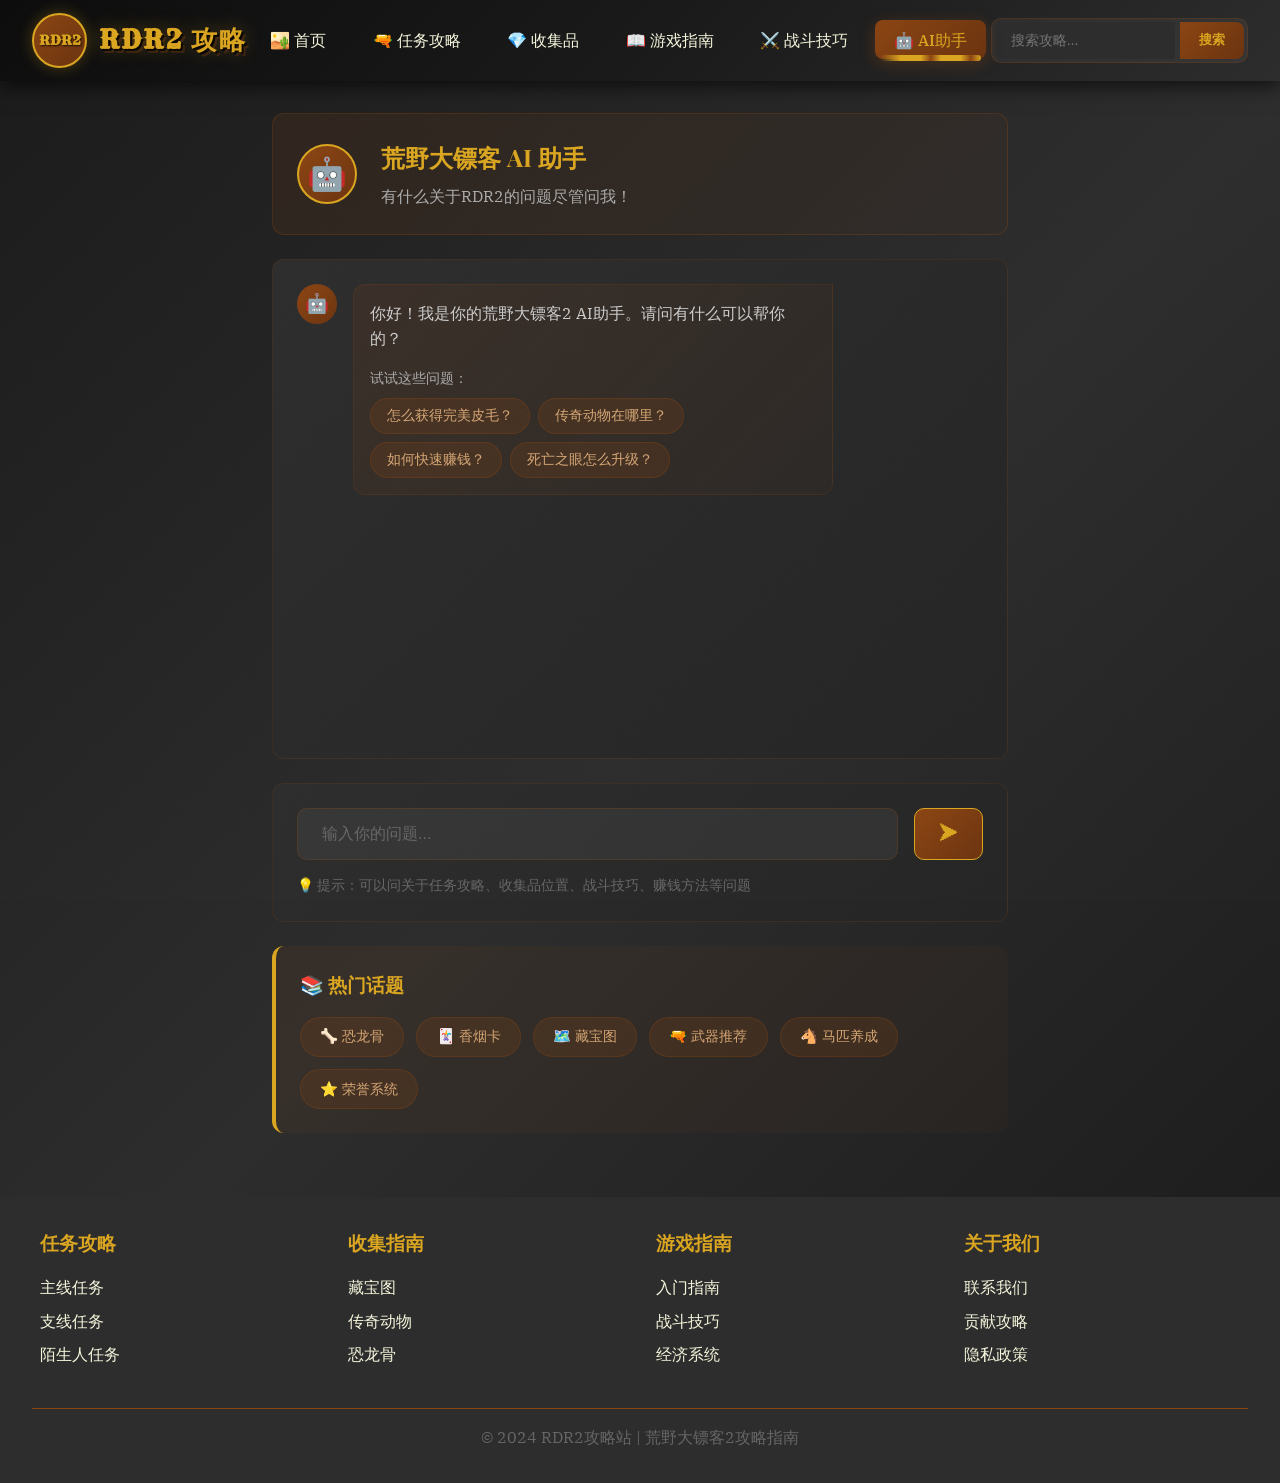
<file: Red Dead Redemption 2/chat.html>
<!DOCTYPE html>
<html lang="zh-CN">
<head>
    <meta charset="UTF-8">
    <meta name="viewport" content="width=device-width, initial-scale=1.0">
    <title>AI游戏助手 - RDR2攻略站</title>
    <link rel="stylesheet" href="css/style.css">
    <link rel="preconnect" href="https://fonts.googleapis.com">
    <link rel="preconnect" href="https://fonts.gstatic.com" crossorigin>
    <link href="https://fonts.googleapis.com/css2?family=Caveat:wght@400;600;700&family=IBM+Plex+Serif:wght@400;500;600&family=Playfair+Display:wght@400;600;700&family=Rye&display=swap" rel="stylesheet">
</head>
<body class="chat-page">
    <header>
        <nav class="main-nav">
            <div class="logo-container">
                <div class="logo-icon"></div>
                <h1>RDR2 攻略</h1>
            </div>
            <div class="nav-links-wrapper">
                <ul class="nav-links">
                    <li><a href="index.html" class="nav-link">🏜️ 首页</a></li>
                    <li><a href="missions.html" class="nav-link">🔫 任务攻略</a></li>
                    <li><a href="collectibles.html" class="nav-link">💎 收集品</a></li>
                    <li><a href="guide.html" class="nav-link">📖 游戏指南</a></li>
                    <li><a href="combat.html" class="nav-link">⚔️ 战斗技巧</a></li>
                    <li><a href="chat.html" class="nav-link active">🤖 AI助手</a></li>
                </ul>
            </div>
            <div class="search-box-wrapper">
                <input type="text" placeholder="搜索攻略..." class="search-input" id="search-input">
                <button class="search-btn" id="search-btn">搜索</button>
            </div>
            <button class="mobile-menu-btn" onclick="toggleMobileMenu()">☰</button>
        </nav>
        <div class="mobile-nav" id="mobile-nav">
            <div class="mobile-nav-search">
                <input type="text" placeholder="搜索攻略..." class="mobile-search-input" id="mobile-search-input">
            </div>
            <ul>
                <li><a href="index.html">🏜️ 首页</a></li>
                <li><a href="missions.html">🔫 任务攻略</a></li>
                <li><a href="collectibles.html">💎 收集品</a></li>
                <li><a href="guide.html">📖 游戏指南</a></li>
                <li><a href="combat.html">⚔️ 战斗技巧</a></li>
                <li><a href="chat.html">🤖 AI助手</a></li>
            </ul>
        </div>
    </header>

    <main class="chat-container">
        <div class="chat-header">
            <div class="chat-avatar">🤖</div>
            <div class="chat-info">
                <h2>荒野大镖客 AI 助手</h2>
                <p>有什么关于RDR2的问题尽管问我！</p>
            </div>
        </div>

        <div class="chat-messages" id="chat-messages">
            <div class="message bot-message">
                <div class="message-avatar">🤖</div>
                <div class="message-content">
                    <p>你好！我是你的荒野大镖客2 AI助手。请问有什么可以帮你的？</p>
                    <div class="suggested-questions">
                        <span class="suggest-label">试试这些问题：</span>
                        <div class="suggest-list">
                            <button onclick="sendMessage('怎么获得完美皮毛？')">怎么获得完美皮毛？</button>
                            <button onclick="sendMessage('传奇动物在哪里？')">传奇动物在哪里？</button>
                            <button onclick="sendMessage('如何快速赚钱？')">如何快速赚钱？</button>
                            <button onclick="sendMessage('死亡之眼怎么升级？')">死亡之眼怎么升级？</button>
                        </div>
                    </div>
                </div>
            </div>
        </div>

        <div class="chat-input-area">
            <div class="input-wrapper">
                <input type="text" id="user-input" placeholder="输入你的问题..." autocomplete="off">
                <button class="send-btn" onclick="sendMessageFromInput()">
                    <span class="send-icon">➤</span>
                </button>
            </div>
            <div class="input-hints">
                <span>💡 提示：可以问关于任务攻略、收集品位置、战斗技巧、赚钱方法等问题</span>
            </div>
        </div>

        <div class="quick-reference">
            <h3>📚 热门话题</h3>
            <div class="quick-tags">
                <button onclick="sendMessage('恐龙骨位置')">🦴 恐龙骨</button>
                <button onclick="sendMessage('香烟卡收集')">🃏 香烟卡</button>
                <button onclick="sendMessage('藏宝图攻略')">🗺️ 藏宝图</button>
                <button onclick="sendMessage('最佳武器推荐')">🔫 武器推荐</button>
                <button onclick="sendMessage('马匹养成攻略')">🐴 马匹养成</button>
                <button onclick="sendMessage('荣誉系统')">⭐ 荣誉系统</button>
            </div>
        </div>
    </main>

    <footer>
        <div class="footer-content">
            <div class="footer-section">
                <h3>任务攻略</h3>
                <ul>
                    <li><a href="missions.html">主线任务</a></li>
                    <li><a href="missions.html#side">支线任务</a></li>
                    <li><a href="missions.html#stranger">陌生人任务</a></li>
                </ul>
            </div>
            <div class="footer-section">
                <h3>收集指南</h3>
                <ul>
                    <li><a href="collectibles.html">藏宝图</a></li>
                    <li><a href="collectibles.html#legendary">传奇动物</a></li>
                    <li><a href="collectibles.html#dinosaur">恐龙骨</a></li>
                </ul>
            </div>
            <div class="footer-section">
                <h3>游戏指南</h3>
                <ul>
                    <li><a href="guide.html">入门指南</a></li>
                    <li><a href="combat.html">战斗技巧</a></li>
                    <li><a href="guide.html#economy">经济系统</a></li>
                </ul>
            </div>
            <div class="footer-section">
                <h3>关于我们</h3>
                <ul>
                    <li><a href="#">联系我们</a></li>
                    <li><a href="#">贡献攻略</a></li>
                    <li><a href="#">隐私政策</a></li>
                </ul>
            </div>
        </div>
        <div class="footer-bottom">
            <p>&copy; 2024 RDR2攻略站 | 荒野大镖客2攻略指南</p>
        </div>
    </footer>

    <script src="js/search.js"></script>
    <script>
        function toggleMobileMenu() {
            const mobileNav = document.getElementById('mobile-nav');
            mobileNav.classList.toggle('show');
        }

        const API_KEY = 'sk-ca56859a79dd412c8f834ea88bbffac3';
        const BASE_URL = 'https://api.deepseek.com';
        const MODEL = 'deepseek-v4-flash';

        const messages = [
            { role: 'system', content: '你是一位专业的《荒野大镖客2》(Red Dead Redemption 2)游戏助手。请用中文回答用户的问题，提供详细、准确的游戏攻略和建议。你的回答应该友好、有帮助，并且符合西部主题风格。' }
        ];

        async function callDeepSeekAPI(userMessage) {
            messages.push({ role: 'user', content: userMessage });

            try {
                const response = await fetch(`${BASE_URL}/chat/completions`, {
                    method: 'POST',
                    headers: {
                        'Content-Type': 'application/json',
                        'Authorization': `Bearer ${API_KEY}`
                    },
                    body: JSON.stringify({
                        model: MODEL,
                        messages: messages,
                        stream: false,
                        temperature: 0.7,
                        max_tokens: 2048
                    })
                });

                if (!response.ok) {
                    throw new Error(`API请求失败: ${response.status}`);
                }

                const data = await response.json();
                const reply = data.choices[0].message.content;
                messages.push({ role: 'assistant', content: reply });
                return reply;
            } catch (error) {
                console.error('API调用错误:', error);
                return '抱歉，我暂时无法回答您的问题。请稍后再试，或者查看我们网站上的攻略内容。';
            }
        }

        function sendMessage(message) {
            const chatMessages = document.getElementById('chat-messages');
            
            const userMsg = document.createElement('div');
            userMsg.className = 'message user-message';
            userMsg.innerHTML = `
                <div class="message-avatar">👤</div>
                <div class="message-content">
                    <p>${escapeHtml(message)}</p>
                </div>
            `;
            chatMessages.appendChild(userMsg);

            const botMsg = document.createElement('div');
            botMsg.className = 'message bot-message';
            botMsg.innerHTML = `
                <div class="message-avatar">🤖</div>
                <div class="message-content">
                    <div class="typing-indicator">
                        <span></span><span></span><span></span>
                    </div>
                </div>
            `;
            chatMessages.appendChild(botMsg);

            chatMessages.scrollTop = chatMessages.scrollHeight;

            callDeepSeekAPI(message).then(response => {
                botMsg.innerHTML = `
                    <div class="message-avatar">🤖</div>
                    <div class="message-content">
                        <pre>${escapeHtml(response)}</pre>
                    </div>
                `;
                chatMessages.scrollTop = chatMessages.scrollHeight;
            });
        }

        function sendMessageFromInput() {
            const input = document.getElementById('user-input');
            const message = input.value.trim();
            
            if (message) {
                sendMessage(message);
                input.value = '';
            }
        }

        function escapeHtml(text) {
            const div = document.createElement('div');
            div.textContent = text;
            return div.innerHTML;
        }

        document.getElementById('user-input').addEventListener('keydown', (e) => {
            if (e.key === 'Enter') {
                sendMessageFromInput();
            }
        });
    </script>
</body>
</html>
</file>
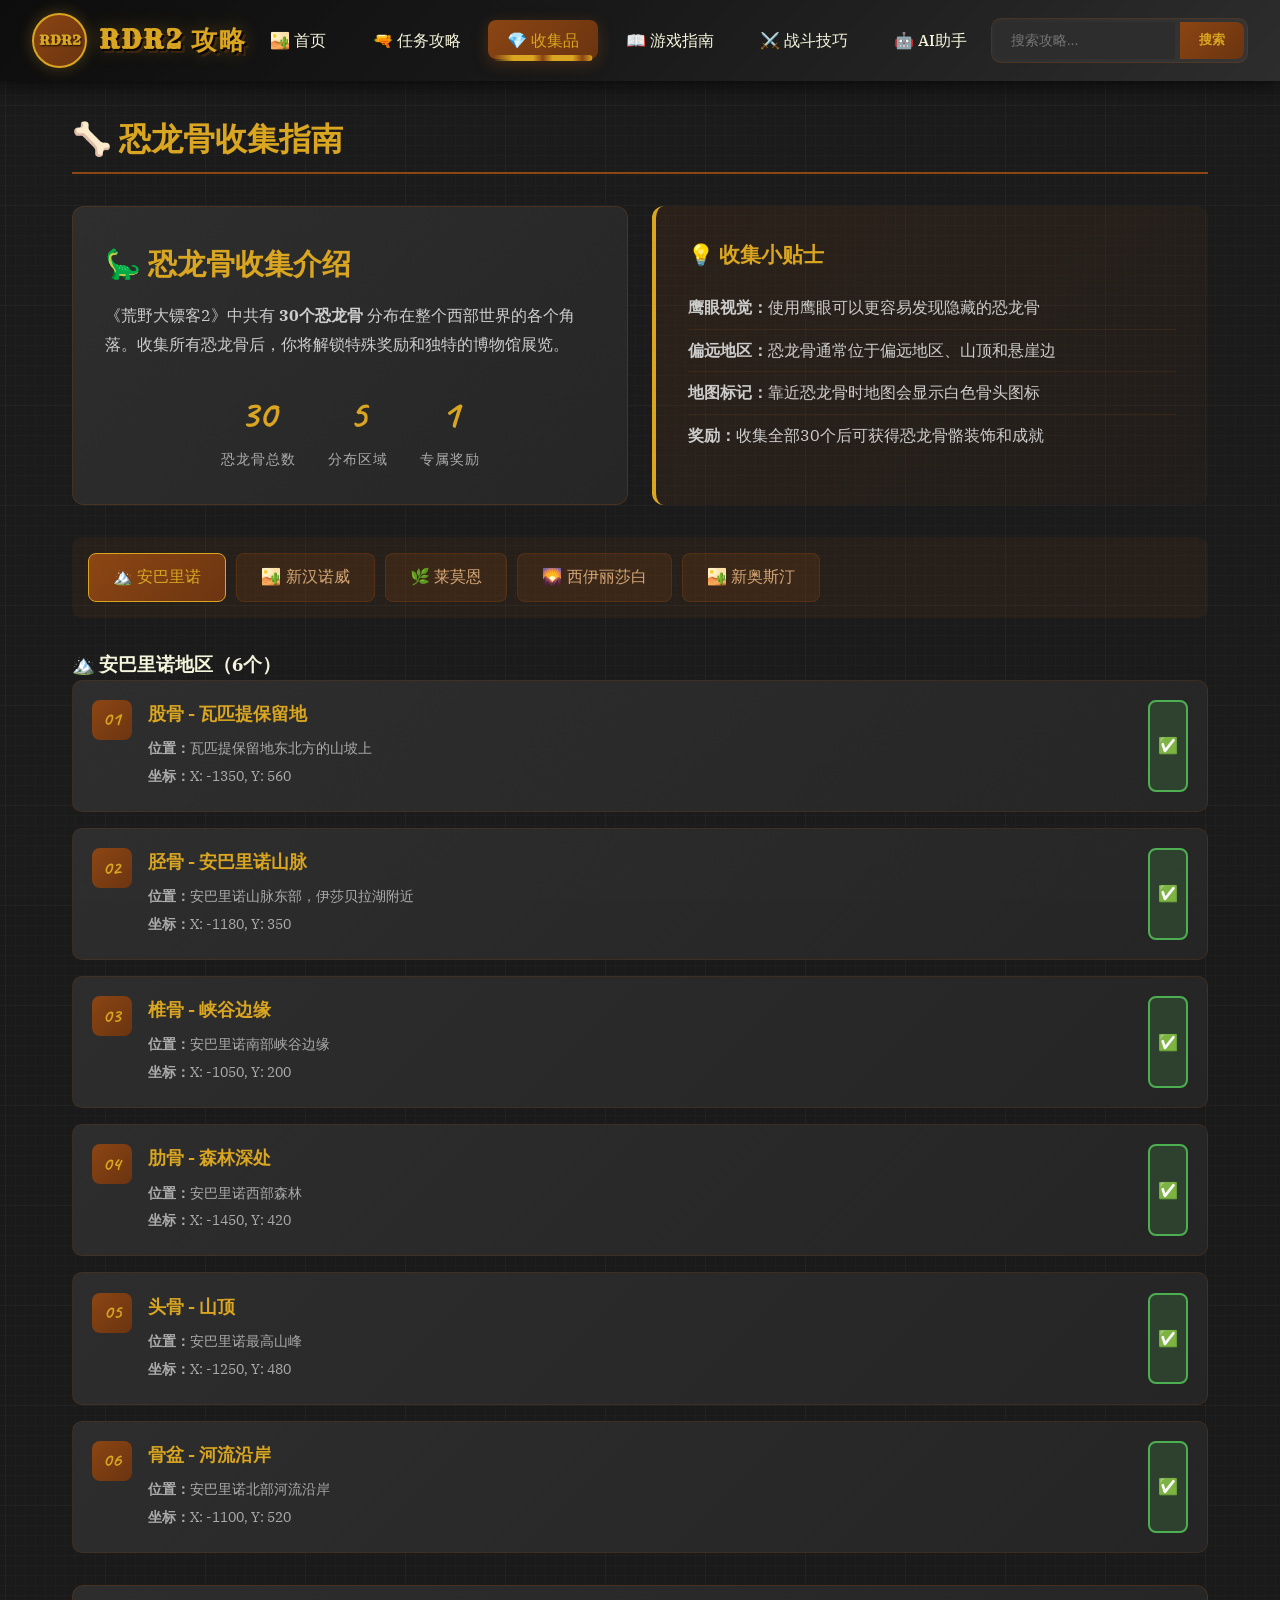
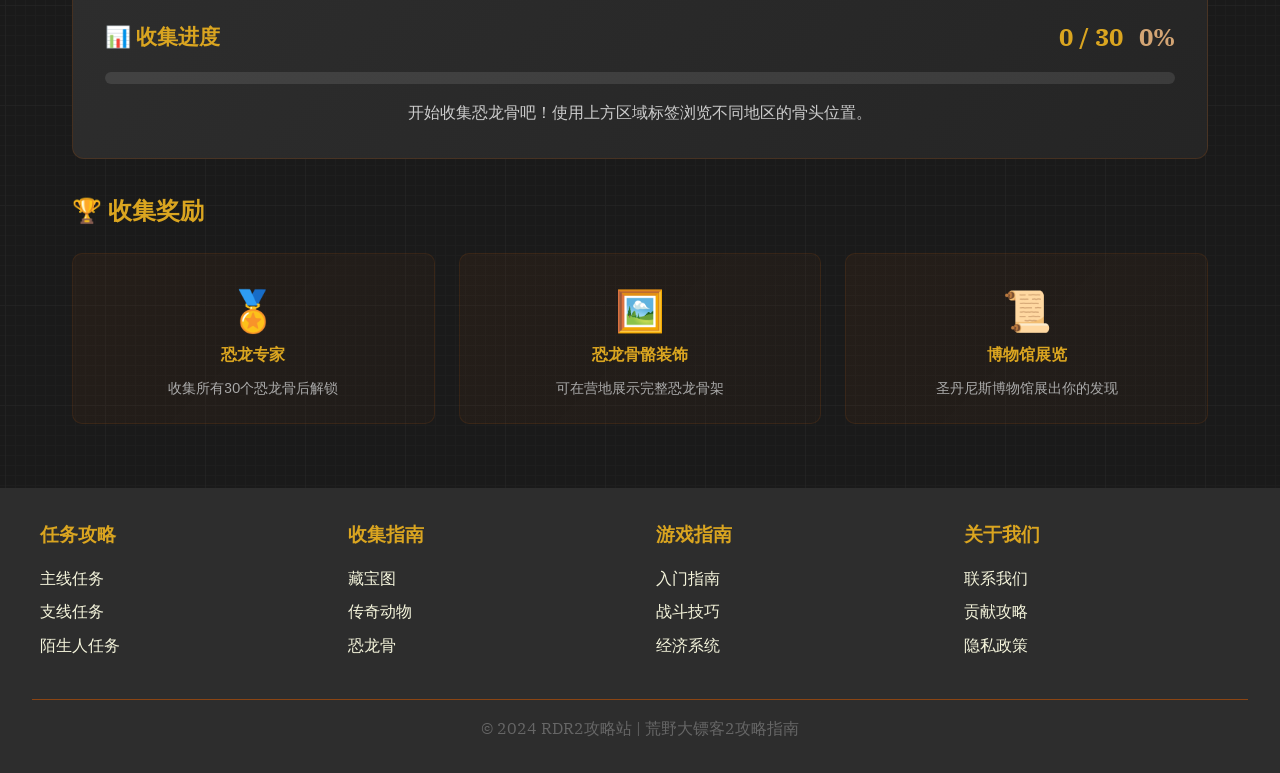
<file: Red Dead Redemption 2/collectibles.html>
<!DOCTYPE html>
<html lang="zh-CN">
<head>
    <meta charset="UTF-8">
    <meta name="viewport" content="width=device-width, initial-scale=1.0">
    <title>收集品指南 - RDR2攻略站</title>
    <link rel="stylesheet" href="css/style.css">
    <link rel="preconnect" href="https://fonts.googleapis.com">
    <link rel="preconnect" href="https://fonts.gstatic.com" crossorigin>
    <link href="https://fonts.googleapis.com/css2?family=Caveat:wght@400;600;700&family=IBM+Plex+Serif:wght@400;500;600&family=Playfair+Display:wght@400;600;700&family=Rye&display=swap" rel="stylesheet">
</head>
<body>
    <header>
        <nav class="main-nav">
            <div class="logo-container">
                <div class="logo-icon"></div>
                <h1>RDR2 攻略</h1>
            </div>
            <div class="nav-links-wrapper">
                <ul class="nav-links">
                    <li><a href="index.html" class="nav-link">🏜️ 首页</a></li>
                    <li><a href="missions.html" class="nav-link">🔫 任务攻略</a></li>
                    <li><a href="collectibles.html" class="nav-link active">💎 收集品</a></li>
                    <li><a href="guide.html" class="nav-link">📖 游戏指南</a></li>
                    <li><a href="combat.html" class="nav-link">⚔️ 战斗技巧</a></li>
                    <li><a href="chat.html" class="nav-link">🤖 AI助手</a></li>
                </ul>
            </div>
            <div class="search-box-wrapper">
                <input type="text" placeholder="搜索攻略..." class="search-input" id="search-input">
                <button class="search-btn" id="search-btn">搜索</button>
            </div>
            <button class="mobile-menu-btn" onclick="toggleMobileMenu()">☰</button>
        </nav>
        <div class="mobile-nav" id="mobile-nav">
            <div class="mobile-nav-search">
                <input type="text" placeholder="搜索攻略..." class="mobile-search-input" id="mobile-search-input">
            </div>
            <ul>
                <li><a href="index.html">🏜️ 首页</a></li>
                <li><a href="missions.html">🔫 任务攻略</a></li>
                <li><a href="collectibles.html">💎 收集品</a></li>
                <li><a href="guide.html">📖 游戏指南</a></li>
                <li><a href="combat.html">⚔️ 战斗技巧</a></li>
                    <li><a href="chat.html">🤖 AI助手</a></li>
            </ul>
        </div>
    </header>

    <main>
        <h1 class="section-title">🦴 恐龙骨收集指南</h1>
        
        <div class="dinosaur-intro">
            <div class="intro-card">
                <h2>🦕 恐龙骨收集介绍</h2>
                <p>《荒野大镖客2》中共有 <strong>30个恐龙骨</strong> 分布在整个西部世界的各个角落。收集所有恐龙骨后，你将解锁特殊奖励和独特的博物馆展览。</p>
                <div class="intro-stats">
                    <div class="stat-box">
                        <span class="stat-num">30</span>
                        <span class="stat-text">恐龙骨总数</span>
                    </div>
                    <div class="stat-box">
                        <span class="stat-num">5</span>
                        <span class="stat-text">分布区域</span>
                    </div>
                    <div class="stat-box">
                        <span class="stat-num">1</span>
                        <span class="stat-text">专属奖励</span>
                    </div>
                </div>
            </div>

            <div class="tips-card">
                <h3>💡 收集小贴士</h3>
                <ul>
                    <li><strong>鹰眼视觉：</strong>使用鹰眼可以更容易发现隐藏的恐龙骨</li>
                    <li><strong>偏远地区：</strong>恐龙骨通常位于偏远地区、山顶和悬崖边</li>
                    <li><strong>地图标记：</strong>靠近恐龙骨时地图会显示白色骨头图标</li>
                    <li><strong>奖励：</strong>收集全部30个后可获得恐龙骨骼装饰和成就</li>
                </ul>
            </div>
        </div>

        <div class="region-tabs">
            <button class="tab-btn active" data-region="ambarnino">🏔️ 安巴里诺</button>
            <button class="tab-btn" data-region="newhanover">🏜️ 新汉诺威</button>
            <button class="tab-btn" data-region="lemoyne">🌿 莱莫恩</button>
            <button class="tab-btn" data-region="westelizabeth">🌄 西伊丽莎白</button>
            <button class="tab-btn" data-region="newaustin">🏜️ 新奥斯汀</button>
        </div>

        <div class="dinosaur-grid">
            <div class="region-section" id="ambarnino">
                <h3>🏔️ 安巴里诺地区（6个）</h3>
                <div class="bone-list">
                    <div class="bone-item" data-bone="1">
                        <span class="bone-num">01</span>
                        <div class="bone-info">
                            <h4>股骨 - 瓦匹提保留地</h4>
                            <p><strong>位置：</strong>瓦匹提保留地东北方的山坡上</p>
                            <p><strong>坐标：</strong>X: -1350, Y: 560</p>
                        </div>
                        <button class="bone-checkbox" onclick="toggleBone('bone-1')">✅</button>
                    </div>
                    <div class="bone-item" data-bone="2">
                        <span class="bone-num">02</span>
                        <div class="bone-info">
                            <h4>胫骨 - 安巴里诺山脉</h4>
                            <p><strong>位置：</strong>安巴里诺山脉东部，伊莎贝拉湖附近</p>
                            <p><strong>坐标：</strong>X: -1180, Y: 350</p>
                        </div>
                        <button class="bone-checkbox" onclick="toggleBone('bone-2')">✅</button>
                    </div>
                    <div class="bone-item" data-bone="3">
                        <span class="bone-num">03</span>
                        <div class="bone-info">
                            <h4>椎骨 - 峡谷边缘</h4>
                            <p><strong>位置：</strong>安巴里诺南部峡谷边缘</p>
                            <p><strong>坐标：</strong>X: -1050, Y: 200</p>
                        </div>
                        <button class="bone-checkbox" onclick="toggleBone('bone-3')">✅</button>
                    </div>
                    <div class="bone-item" data-bone="4">
                        <span class="bone-num">04</span>
                        <div class="bone-info">
                            <h4>肋骨 - 森林深处</h4>
                            <p><strong>位置：</strong>安巴里诺西部森林</p>
                            <p><strong>坐标：</strong>X: -1450, Y: 420</p>
                        </div>
                        <button class="bone-checkbox" onclick="toggleBone('bone-4')">✅</button>
                    </div>
                    <div class="bone-item" data-bone="5">
                        <span class="bone-num">05</span>
                        <div class="bone-info">
                            <h4>头骨 - 山顶</h4>
                            <p><strong>位置：</strong>安巴里诺最高山峰</p>
                            <p><strong>坐标：</strong>X: -1250, Y: 480</p>
                        </div>
                        <button class="bone-checkbox" onclick="toggleBone('bone-5')">✅</button>
                    </div>
                    <div class="bone-item" data-bone="6">
                        <span class="bone-num">06</span>
                        <div class="bone-info">
                            <h4>骨盆 - 河流沿岸</h4>
                            <p><strong>位置：</strong>安巴里诺北部河流沿岸</p>
                            <p><strong>坐标：</strong>X: -1100, Y: 520</p>
                        </div>
                        <button class="bone-checkbox" onclick="toggleBone('bone-6')">✅</button>
                    </div>
                </div>
            </div>

            <div class="region-section" id="newhanover" style="display: none;">
                <h3>🏜️ 新汉诺威地区（6个）</h3>
                <div class="bone-list">
                    <div class="bone-item" data-bone="7">
                        <span class="bone-num">07</span>
                        <div class="bone-info">
                            <h4>肩胛骨 - 瓦伦丁附近</h4>
                            <p><strong>位置：</strong>瓦伦丁西北方的山坡</p>
                            <p><strong>坐标：</strong>X: -520, Y: 580</p>
                        </div>
                        <button class="bone-checkbox" onclick="toggleBone('bone-7')">✅</button>
                    </div>
                    <div class="bone-item" data-bone="8">
                        <span class="bone-num">08</span>
                        <div class="bone-info">
                            <h4>尾骨 - 坎伯兰森林</h4>
                            <p><strong>位置：</strong>坎伯兰森林东部</p>
                            <p><strong>坐标：</strong>X: -680, Y: 450</p>
                        </div>
                        <button class="bone-checkbox" onclick="toggleBone('bone-8')">✅</button>
                    </div>
                    <div class="bone-item" data-bone="9">
                        <span class="bone-num">09</span>
                        <div class="bone-info">
                            <h4>指骨 - 草莓镇</h4>
                            <p><strong>位置：</strong>草莓镇南部山谷</p>
                            <p><strong>坐标：</strong>X: -850, Y: 380</p>
                        </div>
                        <button class="bone-checkbox" onclick="toggleBone('bone-9')">✅</button>
                    </div>
                    <div class="bone-item" data-bone="10">
                        <span class="bone-num">10</span>
                        <div class="bone-info">
                            <h4>趾骨 - 黑水镇</h4>
                            <p><strong>位置：</strong>黑水镇北部</p>
                            <p><strong>坐标：</strong>X: -800, Y: -120</p>
                        </div>
                        <button class="bone-checkbox" onclick="toggleBone('bone-10')">✅</button>
                    </div>
                    <div class="bone-item" data-bone="11">
                        <span class="bone-num">11</span>
                        <div class="bone-info">
                            <h4>股骨 - 大平原</h4>
                            <p><strong>位置：</strong>新汉诺威南部大平原</p>
                            <p><strong>坐标：</strong>X: -550, Y: 280</p>
                        </div>
                        <button class="bone-checkbox" onclick="toggleBone('bone-11')">✅</button>
                    </div>
                    <div class="bone-item" data-bone="12">
                        <span class="bone-num">12</span>
                        <div class="bone-info">
                            <h4>肋骨 - 沼泽边缘</h4>
                            <p><strong>位置：</strong>新汉诺威东部沼泽边缘</p>
                            <p><strong>坐标：</strong>X: -380, Y: 350</p>
                        </div>
                        <button class="bone-checkbox" onclick="toggleBone('bone-12')">✅</button>
                    </div>
                </div>
            </div>

            <div class="region-section" id="lemoyne" style="display: none;">
                <h3>🌿 莱莫恩地区（8个）</h3>
                <div class="bone-list">
                    <div class="bone-item" data-bone="13">
                        <span class="bone-num">13</span>
                        <div class="bone-info">
                            <h4>头骨 - 圣丹尼斯</h4>
                            <p><strong>位置：</strong>圣丹尼斯东南方沼泽</p>
                            <p><strong>坐标：</strong>X: 280, Y: -180</p>
                        </div>
                        <button class="bone-checkbox" onclick="toggleBone('bone-13')">✅</button>
                    </div>
                    <div class="bone-item" data-bone="14">
                        <span class="bone-num">14</span>
                        <div class="bone-info">
                            <h4>椎骨 - 罗兹镇</h4>
                            <p><strong>位置：</strong>罗兹镇东部</p>
                            <p><strong>坐标：</strong>X: 200, Y: 120</p>
                        </div>
                        <button class="bone-checkbox" onclick="toggleBone('bone-14')">✅</button>
                    </div>
                    <div class="bone-item" data-bone="15">
                        <span class="bone-num">15</span>
                        <div class="bone-info">
                            <h4>骨盆 - 布莱斯韦特庄园</h4>
                            <p><strong>位置：</strong>布莱斯韦特庄园南部</p>
                            <p><strong>坐标：</strong>X: 150, Y: 50</p>
                        </div>
                        <button class="bone-checkbox" onclick="toggleBone('bone-15')">✅</button>
                    </div>
                    <div class="bone-item" data-bone="16">
                        <span class="bone-num">16</span>
                        <div class="bone-info">
                            <h4>胫骨 - 安尼斯堡</h4>
                            <p><strong>位置：</strong>安尼斯堡东部悬崖</p>
                            <p><strong>坐标：</strong>X: 520, Y: 180</p>
                        </div>
                        <button class="bone-checkbox" onclick="toggleBone('bone-16')">✅</button>
                    </div>
                    <div class="bone-item" data-bone="17">
                        <span class="bone-num">17</span>
                        <div class="bone-info">
                            <h4>肩胛骨 - 沼泽深处</h4>
                            <p><strong>位置：</strong>莱莫恩南部沼泽深处</p>
                            <p><strong>坐标：</strong>X: 320, Y: -280</p>
                        </div>
                        <button class="bone-checkbox" onclick="toggleBone('bone-17')">✅</button>
                    </div>
                    <div class="bone-item" data-bone="18">
                        <span class="bone-num">18</span>
                        <div class="bone-info">
                            <h4>肋骨 - 康沃尔石油厂</h4>
                            <p><strong>位置：</strong>康沃尔石油厂附近</p>
                            <p><strong>坐标：</strong>X: 380, Y: 80</p>
                        </div>
                        <button class="bone-checkbox" onclick="toggleBone('bone-18')">✅</button>
                    </div>
                    <div class="bone-item" data-bone="19">
                        <span class="bone-num">19</span>
                        <div class="bone-info">
                            <h4>尾骨 - 河狸岩洞</h4>
                            <p><strong>位置：</strong>河狸岩洞附近</p>
                            <p><strong>坐标：</strong>X: 600, Y: 120</p>
                        </div>
                        <button class="bone-checkbox" onclick="toggleBone('bone-19')">✅</button>
                    </div>
                    <div class="bone-item" data-bone="20">
                        <span class="bone-num">20</span>
                        <div class="bone-info">
                            <h4>指骨 - 湖中小岛</h4>
                            <p><strong>位置：</strong>莱莫恩北部湖中小岛</p>
                            <p><strong>坐标：</strong>X: 80, Y: 180</p>
                        </div>
                        <button class="bone-checkbox" onclick="toggleBone('bone-20')">✅</button>
                    </div>
                </div>
            </div>

            <div class="region-section" id="westelizabeth" style="display: none;">
                <h3>🌄 西伊丽莎白地区（6个）</h3>
                <div class="bone-list">
                    <div class="bone-item" data-bone="21">
                        <span class="bone-num">21</span>
                        <div class="bone-info">
                            <h4>头骨 - 黑水镇西部</h4>
                            <p><strong>位置：</strong>黑水镇西部山坡</p>
                            <p><strong>坐标：</strong>X: -980, Y: -100</p>
                        </div>
                        <button class="bone-checkbox" onclick="toggleBone('bone-21')">✅</button>
                    </div>
                    <div class="bone-item" data-bone="22">
                        <span class="bone-num">22</span>
                        <div class="bone-info">
                            <h4>椎骨 - 新月牧场</h4>
                            <p><strong>位置：</strong>新月牧场南部</p>
                            <p><strong>坐标：</strong>X: -750, Y: -250</p>
                        </div>
                        <button class="bone-checkbox" onclick="toggleBone('bone-22')">✅</button>
                    </div>
                    <div class="bone-item" data-bone="23">
                        <span class="bone-num">23</span>
                        <div class="bone-info">
                            <h4>骨盆 - 马掌望台</h4>
                            <p><strong>位置：</strong>马掌望台附近</p>
                            <p><strong>坐标：</strong>X: -620, Y: -380</p>
                        </div>
                        <button class="bone-checkbox" onclick="toggleBone('bone-23')">✅</button>
                    </div>
                    <div class="bone-item" data-bone="24">
                        <span class="bone-num">24</span>
                        <div class="bone-info">
                            <h4>胫骨 - 草莓镇南部</h4>
                            <p><strong>位置：</strong>草莓镇南部平原</p>
                            <p><strong>坐标：</strong>X: -780, Y: 250</p>
                        </div>
                        <button class="bone-checkbox" onclick="toggleBone('bone-24')">✅</button>
                    </div>
                    <div class="bone-item" data-bone="25">
                        <span class="bone-num">25</span>
                        <div class="bone-info">
                            <h4>肩胛骨 - 大平原西部</h4>
                            <p><strong>位置：</strong>西伊丽莎白西部大平原</p>
                            <p><strong>坐标：</strong>X: -1050, Y: -200</p>
                        </div>
                        <button class="bone-checkbox" onclick="toggleBone('bone-25')">✅</button>
                    </div>
                    <div class="bone-item" data-bone="26">
                        <span class="bone-num">26</span>
                        <div class="bone-info">
                            <h4>肋骨 - 森林南部</h4>
                            <p><strong>位置：</strong>西伊丽莎白南部森林</p>
                            <p><strong>坐标：</strong>X: -680, Y: -450</p>
                        </div>
                        <button class="bone-checkbox" onclick="toggleBone('bone-26')">✅</button>
                    </div>
                </div>
            </div>

            <div class="region-section" id="newaustin" style="display: none;">
                <h3>🏜️ 新奥斯汀地区（4个）</h3>
                <div class="bone-list">
                    <div class="bone-item" data-bone="27">
                        <span class="bone-num">27</span>
                        <div class="bone-info">
                            <h4>头骨 - 犰狳镇</h4>
                            <p><strong>位置：</strong>犰狳镇北部</p>
                            <p><strong>坐标：</strong>X: -520, Y: -950</p>
                        </div>
                        <button class="bone-checkbox" onclick="toggleBone('bone-27')">✅</button>
                    </div>
                    <div class="bone-item" data-bone="28">
                        <span class="bone-num">28</span>
                        <div class="bone-info">
                            <h4>椎骨 - 沙漠峡谷</h4>
                            <p><strong>位置：</strong>新奥斯汀西部峡谷</p>
                            <p><strong>坐标：</strong>X: -750, Y: -850</p>
                        </div>
                        <button class="bone-checkbox" onclick="toggleBone('bone-28')">✅</button>
                    </div>
                    <div class="bone-item" data-bone="29">
                        <span class="bone-num">29</span>
                        <div class="bone-info">
                            <h4>骨盆 - 边境地区</h4>
                            <p><strong>位置：</strong>新奥斯汀南部边境</p>
                            <p><strong>坐标：</strong>X: -350, Y: -1080</p>
                        </div>
                        <button class="bone-checkbox" onclick="toggleBone('bone-29')">✅</button>
                    </div>
                    <div class="bone-item" data-bone="30">
                        <span class="bone-num">30</span>
                        <div class="bone-info">
                            <h4>胫骨 - 墨西哥边境</h4>
                            <p><strong>位置：</strong>靠近墨西哥边境的山区</p>
                            <p><strong>坐标：</strong>X: -620, Y: -1050</p>
                        </div>
                        <button class="bone-checkbox" onclick="toggleBone('bone-30')">✅</button>
                    </div>
                </div>
            </div>
        </div>

        <div class="progress-summary">
            <div class="progress-header">
                <h3>📊 收集进度</h3>
                <div class="progress-display">
                    <span id="collected-count">0</span> / 30
                    <span id="collected-percent">0%</span>
                </div>
            </div>
            <div class="progress-bar-wrapper">
                <div class="progress-bar-fill" id="progress-fill"></div>
            </div>
            <div class="progress-message" id="progress-message">
                开始收集恐龙骨吧！使用上方区域标签浏览不同地区的骨头位置。
            </div>
        </div>

        <div class="reward-section">
            <h3>🏆 收集奖励</h3>
            <div class="reward-grid">
                <div class="reward-card">
                    <span class="reward-icon">🏅</span>
                    <h4>恐龙专家</h4>
                    <p>收集所有30个恐龙骨后解锁</p>
                </div>
                <div class="reward-card">
                    <span class="reward-icon">🖼️</span>
                    <h4>恐龙骨骼装饰</h4>
                    <p>可在营地展示完整恐龙骨架</p>
                </div>
                <div class="reward-card">
                    <span class="reward-icon">📜</span>
                    <h4>博物馆展览</h4>
                    <p>圣丹尼斯博物馆展出你的发现</p>
                </div>
            </div>
        </div>
    </main>

    <footer>
        <div class="footer-content">
            <div class="footer-section">
                <h3>任务攻略</h3>
                <ul>
                    <li><a href="missions.html">主线任务</a></li>
                    <li><a href="missions.html#side">支线任务</a></li>
                    <li><a href="missions.html#stranger">陌生人任务</a></li>
                </ul>
            </div>
            <div class="footer-section">
                <h3>收集指南</h3>
                <ul>
                    <li><a href="collectibles.html">藏宝图</a></li>
                    <li><a href="collectibles.html#legendary">传奇动物</a></li>
                    <li><a href="collectibles.html#dinosaur">恐龙骨</a></li>
                </ul>
            </div>
            <div class="footer-section">
                <h3>游戏指南</h3>
                <ul>
                    <li><a href="guide.html">入门指南</a></li>
                    <li><a href="combat.html">战斗技巧</a></li>
                    <li><a href="guide.html#economy">经济系统</a></li>
                </ul>
            </div>
            <div class="footer-section">
                <h3>关于我们</h3>
                <ul>
                    <li><a href="#">联系我们</a></li>
                    <li><a href="#">贡献攻略</a></li>
                    <li><a href="#">隐私政策</a></li>
                </ul>
            </div>
        </div>
        <div class="footer-bottom">
            <p>&copy; 2024 RDR2攻略站 | 荒野大镖客2攻略指南</p>
        </div>
    </footer>

    <script src="js/search.js"></script>
    <script>
        function toggleMobileMenu() {
            const mobileNav = document.getElementById('mobile-nav');
            mobileNav.classList.toggle('show');
        }

        const tabs = document.querySelectorAll('.tab-btn');
        const sections = document.querySelectorAll('.region-section');

        tabs.forEach(tab => {
            tab.addEventListener('click', () => {
                tabs.forEach(t => t.classList.remove('active'));
                tab.classList.add('active');
                
                const region = tab.dataset.region;
                sections.forEach(sec => {
                    sec.style.display = sec.id === region ? 'block' : 'none';
                });
            });
        });

        const BONES_KEY = 'rdr2_dinosaur_bones';

        function loadBones() {
            const saved = localStorage.getItem(BONES_KEY);
            return saved ? JSON.parse(saved) : [];
        }

        function saveBones(bones) {
            localStorage.setItem(BONES_KEY, JSON.stringify(bones));
        }

        function toggleBone(boneId) {
            const bones = loadBones();
            const index = bones.indexOf(boneId);
            
            if (index > -1) {
                bones.splice(index, 1);
            } else {
                bones.push(boneId);
            }
            
            saveBones(bones);
            updateProgress();
            updateButton(boneId, bones.includes(boneId));
        }

        function updateButton(boneId, completed) {
            const button = document.querySelector(`button[onclick="toggleBone('${boneId}')"]`);
            if (button) {
                button.classList.toggle('completed', completed);
                button.textContent = completed ? '✅' : '⬜';
            }
        }

        function updateProgress() {
            const bones = loadBones();
            const collected = bones.length;
            const percent = Math.round((collected / 30) * 100);
            
            document.getElementById('collected-count').textContent = collected;
            document.getElementById('collected-percent').textContent = `${percent}%`;
            document.getElementById('progress-fill').style.width = `${percent}%`;
            
            const message = document.getElementById('progress-message');
            if (collected === 0) {
                message.textContent = '开始收集恐龙骨吧！使用上方区域标签浏览不同地区的骨头位置。';
            } else if (collected === 30) {
                message.textContent = '🎉 恭喜！你已收集所有恐龙骨！前往圣丹尼斯博物馆领取奖励吧！';
            } else {
                message.textContent = `继续努力！还剩 ${30 - collected} 个恐龙骨等待发现。`;
            }
        }

        function initBones() {
            const bones = loadBones();
            bones.forEach(boneId => {
                updateButton(boneId, true);
            });
            updateProgress();
        }

        document.addEventListener('DOMContentLoaded', initBones);
    </script>
</body>
</html>
</file>
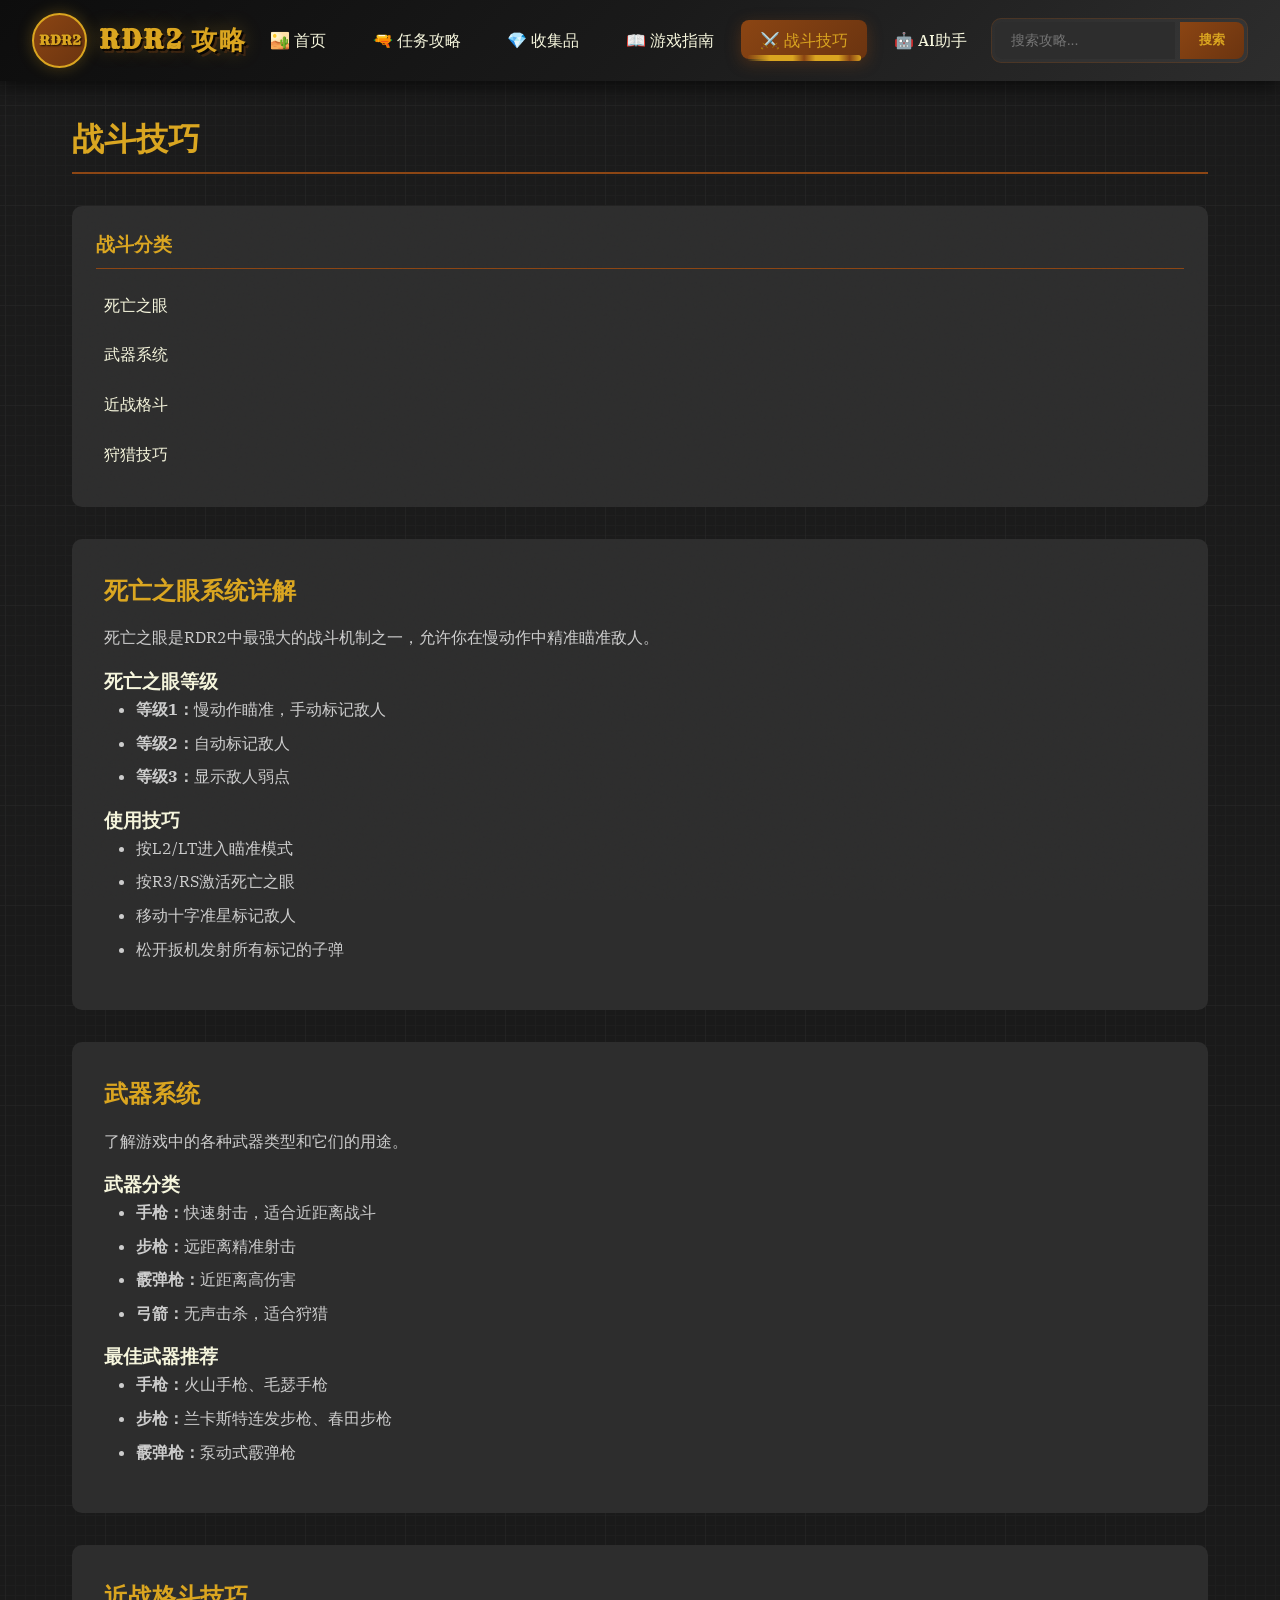
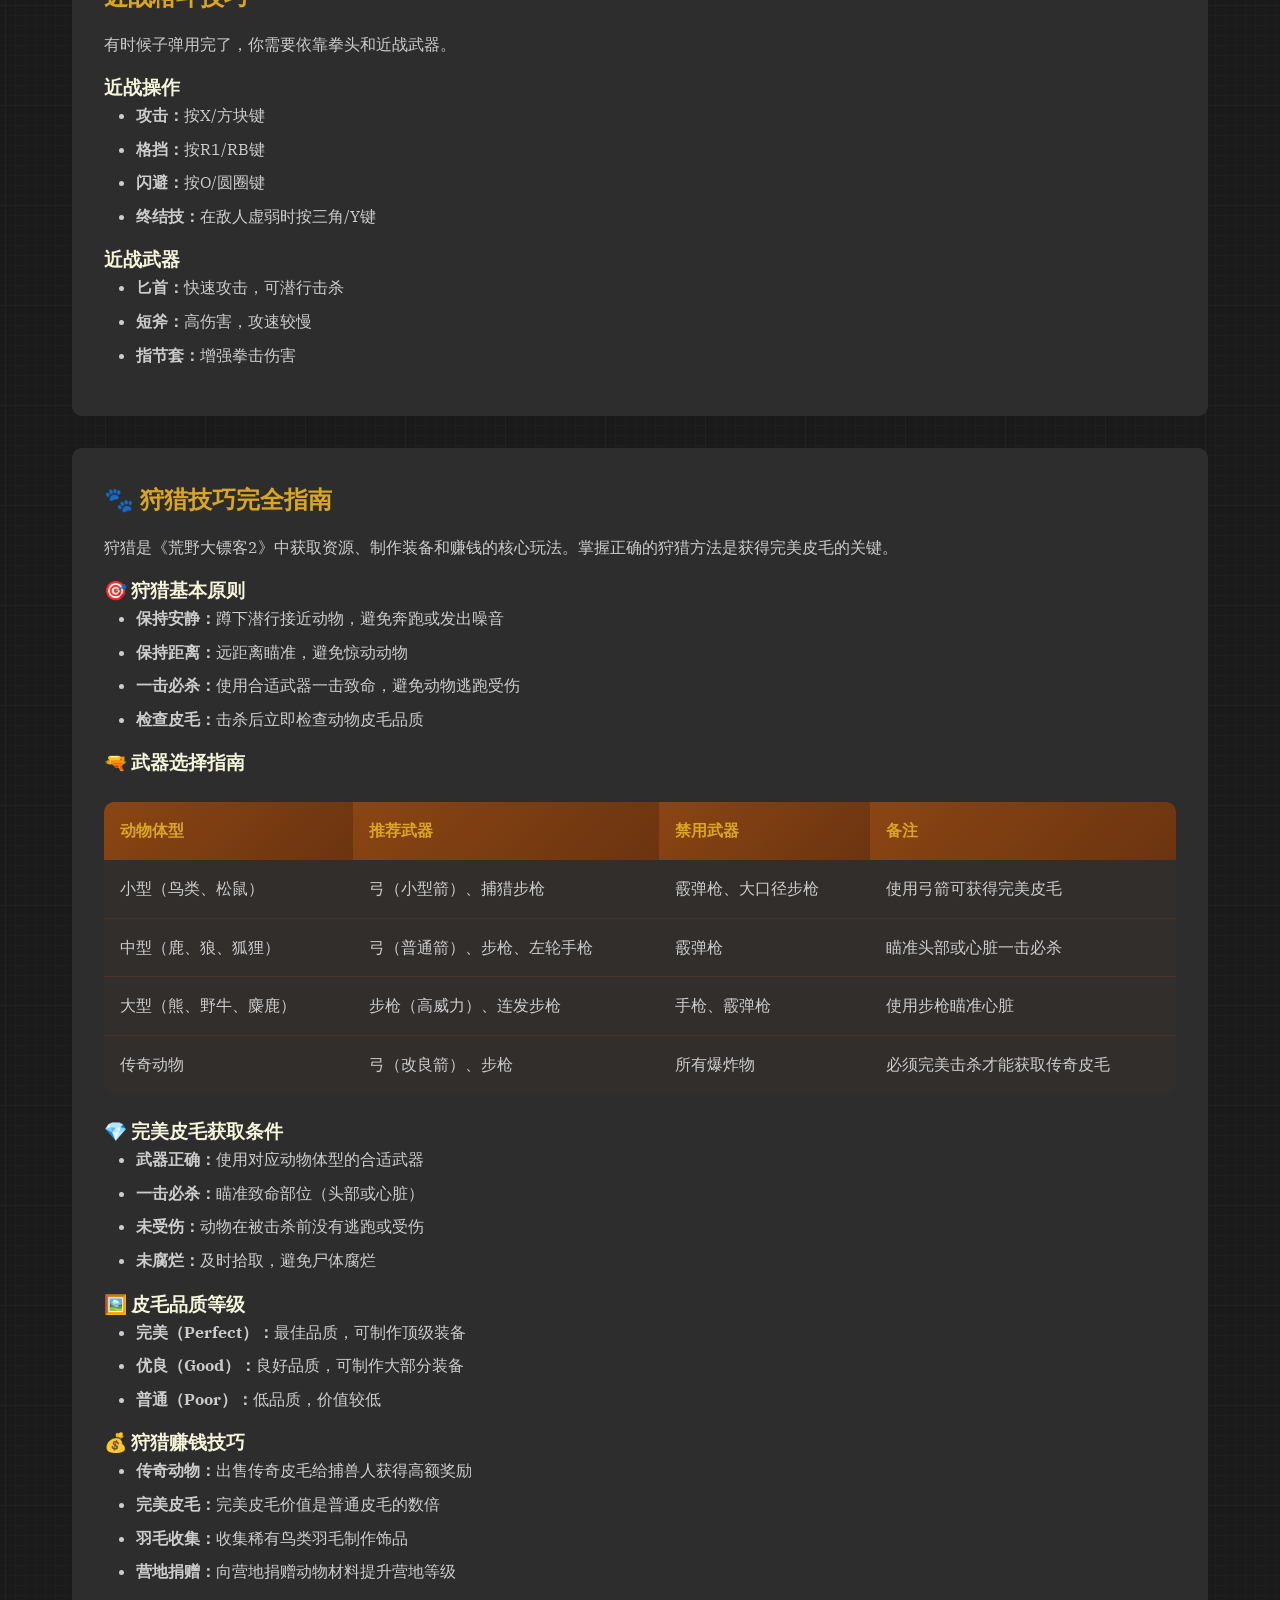
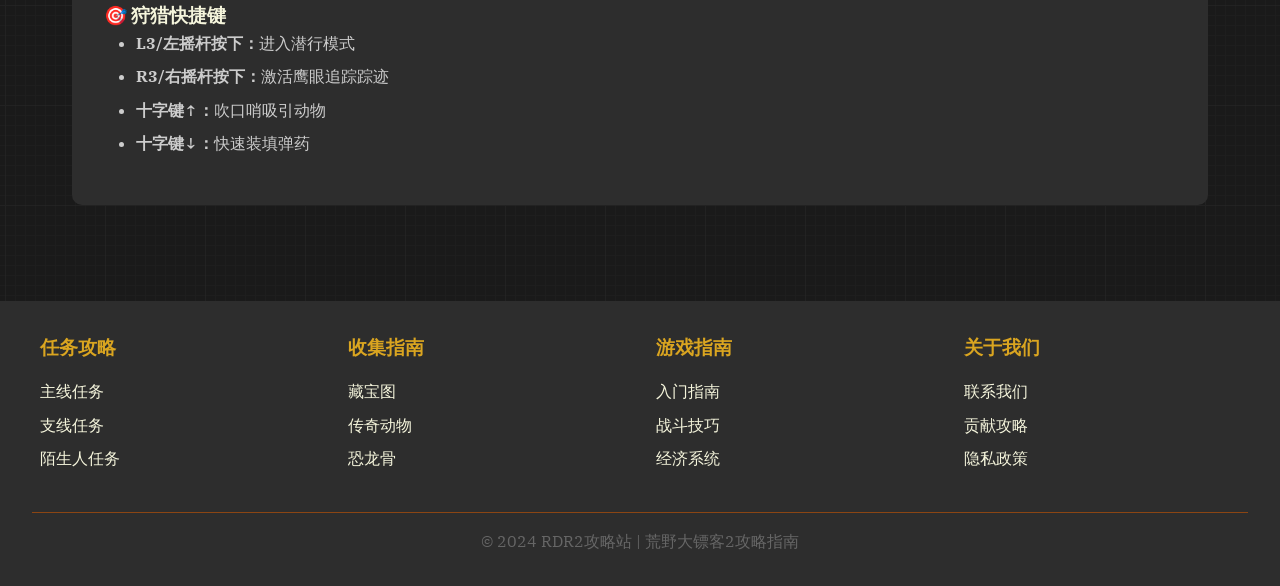
<file: Red Dead Redemption 2/combat.html>
<!DOCTYPE html>
<html lang="zh-CN">
<head>
    <meta charset="UTF-8">
    <meta name="viewport" content="width=device-width, initial-scale=1.0">
    <title>战斗技巧 - RDR2攻略站</title>
    <link rel="stylesheet" href="css/style.css">
</head>
<body>
    <header>
        <nav class="main-nav">
            <div class="logo-container">
                <div class="logo-icon"></div>
                <h1>RDR2 攻略</h1>
            </div>
            <div class="nav-links-wrapper">
                <ul class="nav-links">
                    <li><a href="index.html" class="nav-link">🏜️ 首页</a></li>
                    <li><a href="missions.html" class="nav-link">🔫 任务攻略</a></li>
                    <li><a href="collectibles.html" class="nav-link">💎 收集品</a></li>
                    <li><a href="guide.html" class="nav-link">📖 游戏指南</a></li>
                    <li><a href="combat.html" class="nav-link active">⚔️ 战斗技巧</a></li>
                    <li><a href="chat.html" class="nav-link">🤖 AI助手</a></li>
                </ul>
            </div>
            <div class="search-box-wrapper">
                <input type="text" placeholder="搜索攻略..." class="search-input" id="search-input">
                <button class="search-btn" id="search-btn">搜索</button>
            </div>
            <button class="mobile-menu-btn" onclick="toggleMobileMenu()">☰</button>
        </nav>
        <div class="mobile-nav" id="mobile-nav">
            <div class="mobile-nav-search">
                <input type="text" placeholder="搜索攻略..." class="mobile-search-input" id="mobile-search-input">
            </div>
            <ul>
                <li><a href="index.html">🏜️ 首页</a></li>
                <li><a href="missions.html">🔫 任务攻略</a></li>
                <li><a href="collectibles.html">💎 收集品</a></li>
                <li><a href="guide.html">📖 游戏指南</a></li>
                <li><a href="combat.html">⚔️ 战斗技巧</a></li>
                    <li><a href="chat.html">🤖 AI助手</a></li>
            </ul>
        </div>
    </header>

    <main>
        <h1 class="section-title">战斗技巧</h1>

        <div class="sidebar">
            <h3>战斗分类</h3>
            <ul>
                <li><a href="#deadeye">死亡之眼</a></li>
                <li><a href="#weapons">武器系统</a></li>
                <li><a href="#melee">近战格斗</a></li>
                <li><a href="#hunting">狩猎技巧</a></li>
            </ul>
        </div>

        <section id="deadeye">
            <div class="guide-section">
                <h2>死亡之眼系统详解</h2>
                <p>死亡之眼是RDR2中最强大的战斗机制之一，允许你在慢动作中精准瞄准敌人。</p>
                <h3>死亡之眼等级</h3>
                <ul>
                    <li><strong>等级1：</strong>慢动作瞄准，手动标记敌人</li>
                    <li><strong>等级2：</strong>自动标记敌人</li>
                    <li><strong>等级3：</strong>显示敌人弱点</li>
                </ul>
                <h3>使用技巧</h3>
                <ul>
                    <li>按L2/LT进入瞄准模式</li>
                    <li>按R3/RS激活死亡之眼</li>
                    <li>移动十字准星标记敌人</li>
                    <li>松开扳机发射所有标记的子弹</li>
                </ul>
            </div>
        </section>

        <section id="weapons">
            <div class="guide-section">
                <h2>武器系统</h2>
                <p>了解游戏中的各种武器类型和它们的用途。</p>
                <h3>武器分类</h3>
                <ul>
                    <li><strong>手枪：</strong>快速射击，适合近距离战斗</li>
                    <li><strong>步枪：</strong>远距离精准射击</li>
                    <li><strong>霰弹枪：</strong>近距离高伤害</li>
                    <li><strong>弓箭：</strong>无声击杀，适合狩猎</li>
                </ul>
                <h3>最佳武器推荐</h3>
                <ul>
                    <li><strong>手枪：</strong>火山手枪、毛瑟手枪</li>
                    <li><strong>步枪：</strong>兰卡斯特连发步枪、春田步枪</li>
                    <li><strong>霰弹枪：</strong>泵动式霰弹枪</li>
                </ul>
            </div>
        </section>

        <section id="melee">
            <div class="guide-section">
                <h2>近战格斗技巧</h2>
                <p>有时候子弹用完了，你需要依靠拳头和近战武器。</p>
                <h3>近战操作</h3>
                <ul>
                    <li><strong>攻击：</strong>按X/方块键</li>
                    <li><strong>格挡：</strong>按R1/RB键</li>
                    <li><strong>闪避：</strong>按O/圆圈键</li>
                    <li><strong>终结技：</strong>在敌人虚弱时按三角/Y键</li>
                </ul>
                <h3>近战武器</h3>
                <ul>
                    <li><strong>匕首：</strong>快速攻击，可潜行击杀</li>
                    <li><strong>短斧：</strong>高伤害，攻速较慢</li>
                    <li><strong>指节套：</strong>增强拳击伤害</li>
                </ul>
            </div>
        </section>

        <section id="hunting">
            <div class="guide-section">
                <h2>🐾 狩猎技巧完全指南</h2>
                <p>狩猎是《荒野大镖客2》中获取资源、制作装备和赚钱的核心玩法。掌握正确的狩猎方法是获得完美皮毛的关键。</p>
                
                <h3>🎯 狩猎基本原则</h3>
                <ul>
                    <li><strong>保持安静：</strong>蹲下潜行接近动物，避免奔跑或发出噪音</li>
                    <li><strong>保持距离：</strong>远距离瞄准，避免惊动动物</li>
                    <li><strong>一击必杀：</strong>使用合适武器一击致命，避免动物逃跑受伤</li>
                    <li><strong>检查皮毛：</strong>击杀后立即检查动物皮毛品质</li>
                </ul>

                <h3>🔫 武器选择指南</h3>
                <table class="weapon-table">
                    <thead>
                        <tr>
                            <th>动物体型</th>
                            <th>推荐武器</th>
                            <th>禁用武器</th>
                            <th>备注</th>
                        </tr>
                    </thead>
                    <tbody>
                        <tr>
                            <td>小型（鸟类、松鼠）</td>
                            <td>弓（小型箭）、捕猎步枪</td>
                            <td>霰弹枪、大口径步枪</td>
                            <td>使用弓箭可获得完美皮毛</td>
                        </tr>
                        <tr>
                            <td>中型（鹿、狼、狐狸）</td>
                            <td>弓（普通箭）、步枪、左轮手枪</td>
                            <td>霰弹枪</td>
                            <td>瞄准头部或心脏一击必杀</td>
                        </tr>
                        <tr>
                            <td>大型（熊、野牛、麋鹿）</td>
                            <td>步枪（高威力）、连发步枪</td>
                            <td>手枪、霰弹枪</td>
                            <td>使用步枪瞄准心脏</td>
                        </tr>
                        <tr>
                            <td>传奇动物</td>
                            <td>弓（改良箭）、步枪</td>
                            <td>所有爆炸物</td>
                            <td>必须完美击杀才能获取传奇皮毛</td>
                        </tr>
                    </tbody>
                </table>

                <h3>💎 完美皮毛获取条件</h3>
                <ul>
                    <li><strong>武器正确：</strong>使用对应动物体型的合适武器</li>
                    <li><strong>一击必杀：</strong>瞄准致命部位（头部或心脏）</li>
                    <li><strong>未受伤：</strong>动物在被击杀前没有逃跑或受伤</li>
                    <li><strong>未腐烂：</strong>及时拾取，避免尸体腐烂</li>
                </ul>

                <h3>🖼️ 皮毛品质等级</h3>
                <ul>
                    <li><strong>完美（Perfect）：</strong>最佳品质，可制作顶级装备</li>
                    <li><strong>优良（Good）：</strong>良好品质，可制作大部分装备</li>
                    <li><strong>普通（Poor）：</strong>低品质，价值较低</li>
                </ul>

                <h3>💰 狩猎赚钱技巧</h3>
                <ul>
                    <li><strong>传奇动物：</strong>出售传奇皮毛给捕兽人获得高额奖励</li>
                    <li><strong>完美皮毛：</strong>完美皮毛价值是普通皮毛的数倍</li>
                    <li><strong>羽毛收集：</strong>收集稀有鸟类羽毛制作饰品</li>
                    <li><strong>营地捐赠：</strong>向营地捐赠动物材料提升营地等级</li>
                </ul>

                <h3>🎯 狩猎快捷键</h3>
                <ul>
                    <li><strong>L3/左摇杆按下：</strong>进入潜行模式</li>
                    <li><strong>R3/右摇杆按下：</strong>激活鹰眼追踪踪迹</li>
                    <li><strong>十字键↑：</strong>吹口哨吸引动物</li>
                    <li><strong>十字键↓：</strong>快速装填弹药</li>
                </ul>
            </div>
        </section>
    </main>

    <footer>
        <div class="footer-content">
            <div class="footer-section">
                <h3>任务攻略</h3>
                <ul>
                    <li><a href="missions.html">主线任务</a></li>
                    <li><a href="missions.html#side">支线任务</a></li>
                    <li><a href="missions.html#stranger">陌生人任务</a></li>
                </ul>
            </div>
            <div class="footer-section">
                <h3>收集指南</h3>
                <ul>
                    <li><a href="collectibles.html">藏宝图</a></li>
                    <li><a href="collectibles.html#legendary">传奇动物</a></li>
                    <li><a href="collectibles.html#dinosaur">恐龙骨</a></li>
                </ul>
            </div>
            <div class="footer-section">
                <h3>游戏指南</h3>
                <ul>
                    <li><a href="guide.html">入门指南</a></li>
                    <li><a href="combat.html">战斗技巧</a></li>
                    <li><a href="guide.html#economy">经济系统</a></li>
                </ul>
            </div>
            <div class="footer-section">
                <h3>关于我们</h3>
                <ul>
                    <li><a href="#">联系我们</a></li>
                    <li><a href="#">贡献攻略</a></li>
                    <li><a href="#">隐私政策</a></li>
                </ul>
            </div>
        </div>
        <div class="footer-bottom">
            <p>&copy; 2024 RDR2攻略站 | 荒野大镖客2攻略指南</p>
        </div>
    </footer>
    <script src="js/search.js"></script>
    <script>
        function toggleMobileMenu() {
            const mobileNav = document.getElementById('mobile-nav');
            mobileNav.classList.toggle('show');
        }
    </script>
</body>
</html>
</file>
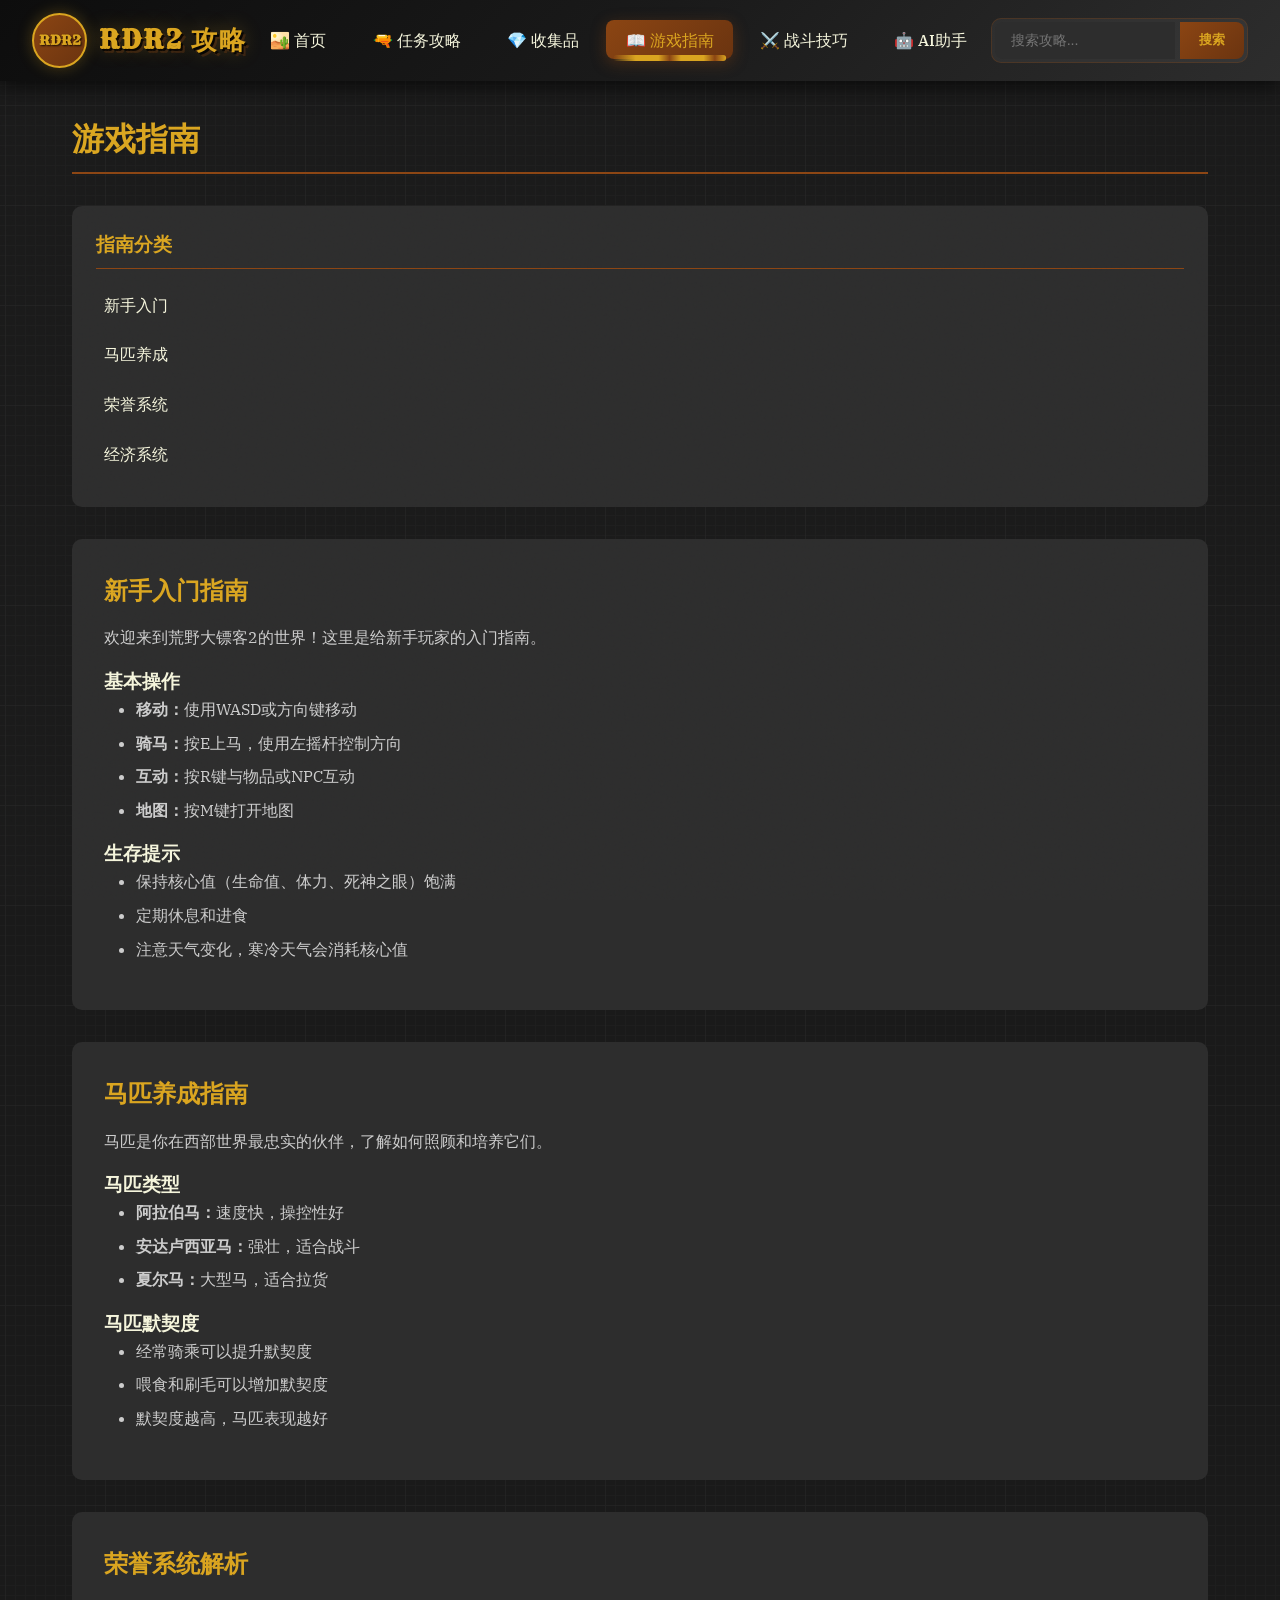
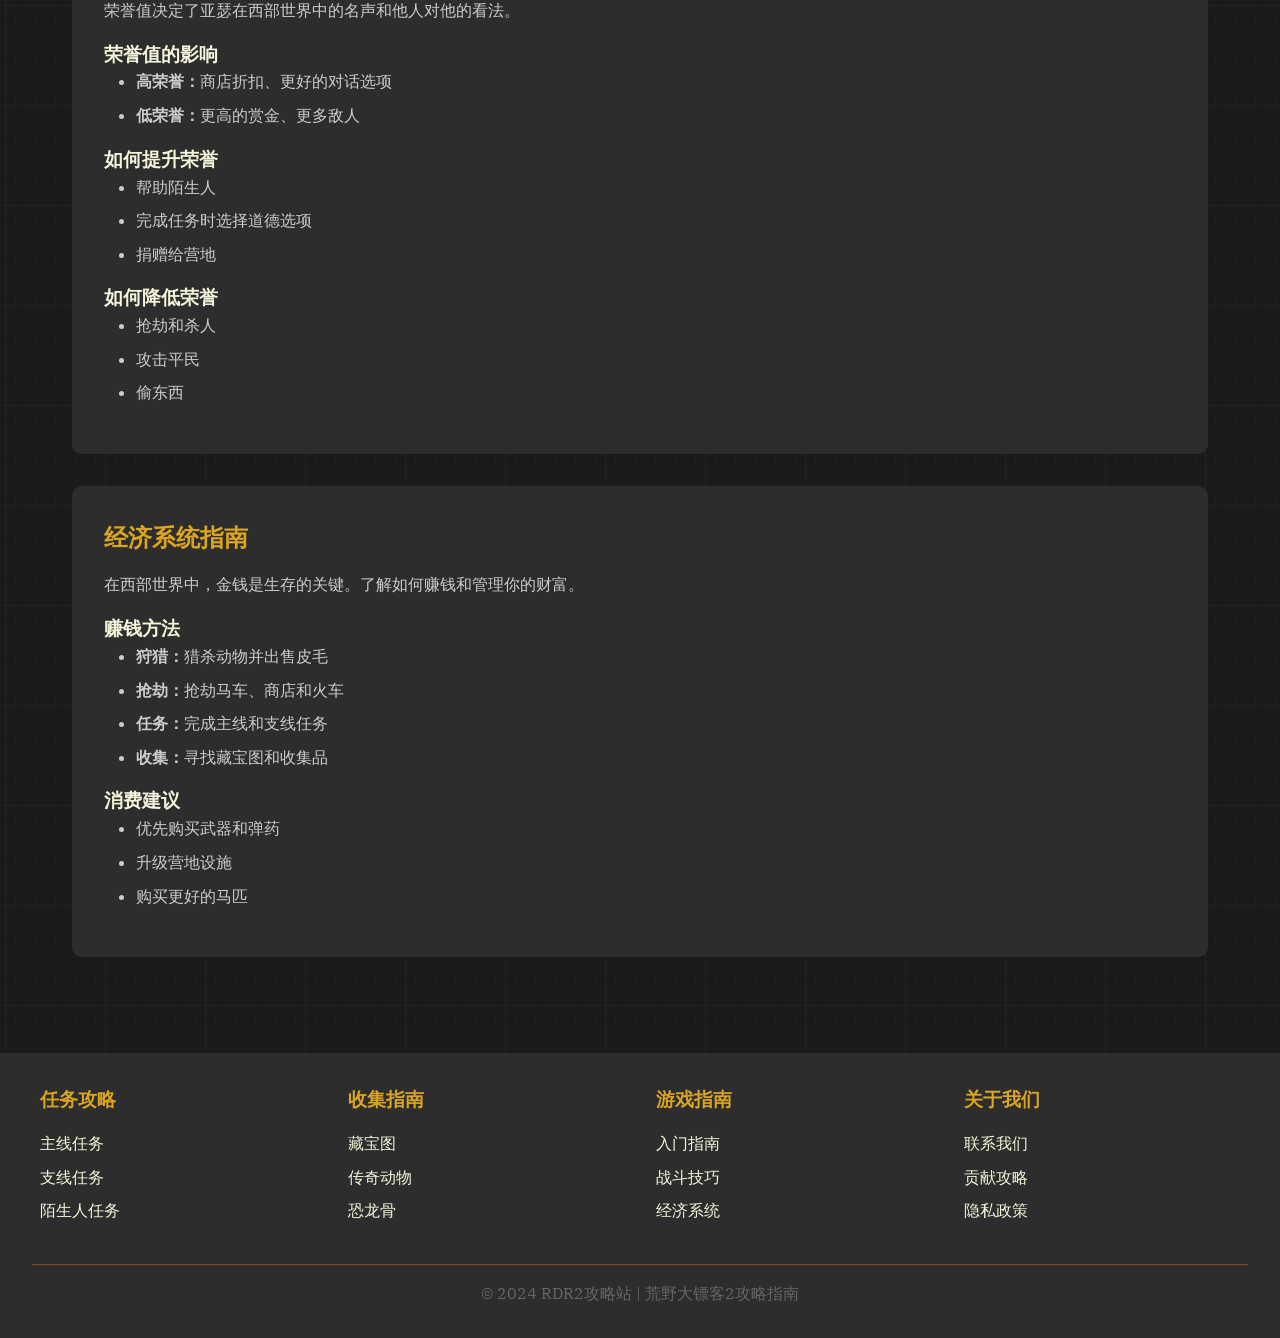
<file: Red Dead Redemption 2/guide.html>
<!DOCTYPE html>
<html lang="zh-CN">
<head>
    <meta charset="UTF-8">
    <meta name="viewport" content="width=device-width, initial-scale=1.0">
    <title>游戏指南 - RDR2攻略站</title>
    <link rel="stylesheet" href="css/style.css">
</head>
<body>
    <header>
        <nav class="main-nav">
            <div class="logo-container">
                <div class="logo-icon"></div>
                <h1>RDR2 攻略</h1>
            </div>
            <div class="nav-links-wrapper">
                <ul class="nav-links">
                    <li><a href="index.html" class="nav-link">🏜️ 首页</a></li>
                    <li><a href="missions.html" class="nav-link">🔫 任务攻略</a></li>
                    <li><a href="collectibles.html" class="nav-link">💎 收集品</a></li>
                    <li><a href="guide.html" class="nav-link active">📖 游戏指南</a></li>
                    <li><a href="combat.html" class="nav-link">⚔️ 战斗技巧</a></li>
                    <li><a href="chat.html" class="nav-link">🤖 AI助手</a></li>
                </ul>
            </div>
            <div class="search-box-wrapper">
                <input type="text" placeholder="搜索攻略..." class="search-input" id="search-input">
                <button class="search-btn" id="search-btn">搜索</button>
            </div>
            <button class="mobile-menu-btn" onclick="toggleMobileMenu()">☰</button>
        </nav>
        <div class="mobile-nav" id="mobile-nav">
            <div class="mobile-nav-search">
                <input type="text" placeholder="搜索攻略..." class="mobile-search-input" id="mobile-search-input">
            </div>
            <ul>
                <li><a href="index.html">🏜️ 首页</a></li>
                <li><a href="missions.html">🔫 任务攻略</a></li>
                <li><a href="collectibles.html">💎 收集品</a></li>
                <li><a href="guide.html">📖 游戏指南</a></li>
                <li><a href="combat.html">⚔️ 战斗技巧</a></li>
                    <li><a href="chat.html">🤖 AI助手</a></li>
            </ul>
        </div>
    </header>

    <main>
        <h1 class="section-title">游戏指南</h1>

        <div class="sidebar">
            <h3>指南分类</h3>
            <ul>
                <li><a href="#beginner">新手入门</a></li>
                <li><a href="#horse">马匹养成</a></li>
                <li><a href="#honor">荣誉系统</a></li>
                <li><a href="#economy">经济系统</a></li>
            </ul>
        </div>

        <section id="beginner">
            <div class="guide-section">
                <h2>新手入门指南</h2>
                <p>欢迎来到荒野大镖客2的世界！这里是给新手玩家的入门指南。</p>
                <h3>基本操作</h3>
                <ul>
                    <li><strong>移动：</strong>使用WASD或方向键移动</li>
                    <li><strong>骑马：</strong>按E上马，使用左摇杆控制方向</li>
                    <li><strong>互动：</strong>按R键与物品或NPC互动</li>
                    <li><strong>地图：</strong>按M键打开地图</li>
                </ul>
                <h3>生存提示</h3>
                <ul>
                    <li>保持核心值（生命值、体力、死神之眼）饱满</li>
                    <li>定期休息和进食</li>
                    <li>注意天气变化，寒冷天气会消耗核心值</li>
                </ul>
            </div>
        </section>

        <section id="horse">
            <div class="guide-section">
                <h2>马匹养成指南</h2>
                <p>马匹是你在西部世界最忠实的伙伴，了解如何照顾和培养它们。</p>
                <h3>马匹类型</h3>
                <ul>
                    <li><strong>阿拉伯马：</strong>速度快，操控性好</li>
                    <li><strong>安达卢西亚马：</strong>强壮，适合战斗</li>
                    <li><strong>夏尔马：</strong>大型马，适合拉货</li>
                </ul>
                <h3>马匹默契度</h3>
                <ul>
                    <li>经常骑乘可以提升默契度</li>
                    <li>喂食和刷毛可以增加默契度</li>
                    <li>默契度越高，马匹表现越好</li>
                </ul>
            </div>
        </section>

        <section id="honor">
            <div class="guide-section">
                <h2>荣誉系统解析</h2>
                <p>荣誉值决定了亚瑟在西部世界中的名声和他人对他的看法。</p>
                <h3>荣誉值的影响</h3>
                <ul>
                    <li><strong>高荣誉：</strong>商店折扣、更好的对话选项</li>
                    <li><strong>低荣誉：</strong>更高的赏金、更多敌人</li>
                </ul>
                <h3>如何提升荣誉</h3>
                <ul>
                    <li>帮助陌生人</li>
                    <li>完成任务时选择道德选项</li>
                    <li>捐赠给营地</li>
                </ul>
                <h3>如何降低荣誉</h3>
                <ul>
                    <li>抢劫和杀人</li>
                    <li>攻击平民</li>
                    <li>偷东西</li>
                </ul>
            </div>
        </section>

        <section id="economy">
            <div class="guide-section">
                <h2>经济系统指南</h2>
                <p>在西部世界中，金钱是生存的关键。了解如何赚钱和管理你的财富。</p>
                <h3>赚钱方法</h3>
                <ul>
                    <li><strong>狩猎：</strong>猎杀动物并出售皮毛</li>
                    <li><strong>抢劫：</strong>抢劫马车、商店和火车</li>
                    <li><strong>任务：</strong>完成主线和支线任务</li>
                    <li><strong>收集：</strong>寻找藏宝图和收集品</li>
                </ul>
                <h3>消费建议</h3>
                <ul>
                    <li>优先购买武器和弹药</li>
                    <li>升级营地设施</li>
                    <li>购买更好的马匹</li>
                </ul>
            </div>
        </section>
    </main>

    <footer>
        <div class="footer-content">
            <div class="footer-section">
                <h3>任务攻略</h3>
                <ul>
                    <li><a href="missions.html">主线任务</a></li>
                    <li><a href="missions.html#side">支线任务</a></li>
                    <li><a href="missions.html#stranger">陌生人任务</a></li>
                </ul>
            </div>
            <div class="footer-section">
                <h3>收集指南</h3>
                <ul>
                    <li><a href="collectibles.html">藏宝图</a></li>
                    <li><a href="collectibles.html#legendary">传奇动物</a></li>
                    <li><a href="collectibles.html#dinosaur">恐龙骨</a></li>
                </ul>
            </div>
            <div class="footer-section">
                <h3>游戏指南</h3>
                <ul>
                    <li><a href="guide.html">入门指南</a></li>
                    <li><a href="combat.html">战斗技巧</a></li>
                    <li><a href="guide.html#economy">经济系统</a></li>
                </ul>
            </div>
            <div class="footer-section">
                <h3>关于我们</h3>
                <ul>
                    <li><a href="#">联系我们</a></li>
                    <li><a href="#">贡献攻略</a></li>
                    <li><a href="#">隐私政策</a></li>
                </ul>
            </div>
        </div>
        <div class="footer-bottom">
            <p>&copy; 2024 RDR2攻略站 | 荒野大镖客2攻略指南</p>
        </div>
    </footer>
    <script src="js/search.js"></script>
    <script>
        function toggleMobileMenu() {
            const mobileNav = document.getElementById('mobile-nav');
            mobileNav.classList.toggle('show');
        }
    </script>
</body>
</html>
</file>
<file: Red Dead Redemption 2/css/style.css>
@import url('https://fonts.googleapis.com/css2?family=Caveat:wght@400;600;700&family=IBM+Plex+Serif:wght@400;500;600&family=Playfair+Display:wght@400;600;700&family=Rye&display=swap');

* {
    margin: 0;
    padding: 0;
    box-sizing: border-box;
}

:root {
    --primary-color: #8B4513;
    --secondary-color: #D4A574;
    --gold-color: #DAA520;
    --dark-color: #1a1a1a;
    --light-dark: #2d2d2d;
    --text-color: #f5f5dc;
    --paper-bg: #2a2218;
    --blood-red: #8B0000;
    --parchment: #f4e4bc;
    --parchment-dark: #d4c49c;
}

body {
    font-family: 'IBM Plex Serif', 'Georgia', serif;
    background-color: var(--dark-color);
    color: var(--text-color);
    line-height: 1.6;
    background-image: 
        url('data:image/svg+xml,%3Csvg xmlns="http://www.w3.org/2000/svg" width="100" height="100" viewBox="0 0 100 100"%3E%3Cg fill-rule="evenodd"%3E%3Cg fill="%232d2d2d" fill-opacity="0.4"%3E%3Cpath opacity=".5" d="M96 [base64] 0v-9h-9v9h9zm-10 0v-9h-9v9h9zm-10 0v-9h-9v9h9zm-10 0v-9h-9v9h9zm-10 0v-9h-9v9h9zm-10 0v-9h-9v9h9zm-10 0v-9h-9v9h9zm-10 0v-9h-9v9h9zm-9-10h9v-9h-9v9zm10 0h9v-9h-9v9zm10 0h9v-9h-9v9zm10 0h9v-9h-9v9zm10 0h9v-9h-9v9zm10 0h9v-9h-9v9zm10 0h9v-9h-9v9zm10 0h9v-9h-9v9zm9-10v-9h-9v9h9zm-10 0v-9h-9v9h9zm-10 0v-9h-9v9h9zm-10 0v-9h-9v9h9zm-10 0v-9h-9v9h9zm-10 0v-9h-9v9h9zm-10 0v-9h-9v9h9zm-10 0v-9h-9v9h9zm-9-10h9v-9h-9v9zm10 0h9v-9h-9v9zm10 0h9v-9h-9v9zm10 0h9v-9h-9v9zm10 0h9v-9h-9v9zm10 0h9v-9h-9v9zm10 0h9v-9h-9v9zm10 0h9v-9h-9v9zm9-10v-9h-9v9h9zm-10 0v-9h-9v9h9zm-10 0v-9h-9v9h9zm-10 0v-9h-9v9h9zm-10 0v-9h-9v9h9zm-10 0v-9h-9v9h9zm-10 0v-9h-9v9h9zm-10 0v-9h-9v9h9zm-9-10h9v-9h-9v9zm10 0h9v-9h-9v9zm10 0h9v-9h-9v9zm10 0h9v-9h-9v9zm10 0h9v-9h-9v9zm10 0h9v-9h-9v9zm10 0h9v-9h-9v9zm10 0h9v-9h-9v9zm9-10v-9h-9v9h9zm-10 0v-9h-9v9h9zm-10 0v-9h-9v9h9zm-10 0v-9h-9v9h9zm-10 0v-9h-9v9h9zm-10 0v-9h-9v9h9zm-10 0v-9h-9v9h9zm-10 0v-9h-9v9h9zm-9-10h9v-9h-9v9zm10 0h9v-9h-9v9zm10 0h9v-9h-9v9zm10 0h9v-9h-9v9zm10 0h9v-9h-9v9zm10 0h9v-9h-9v9zm10 0h9v-9h-9v9zm10 0h9v-9h-9v9z"/%3E%3Cpath d="M6 5V0H5v5H0v1h5v94h1V6h94V5H6z"/%3E%3C/g%3E%3C/g%3E%3C/svg%3E');
    position: relative;
}

body::before {
    content: '';
    position: fixed;
    top: 0;
    left: 0;
    width: 100%;
    height: 100%;
    background-image: url('data:image/svg+xml,%3Csvg xmlns="http://www.w3.org/2000/svg" viewBox="0 0 400 400"%3E%3Cfilter id="noiseFilter"%3E%3CfeTurbulence type="fractalNoise" baseFrequency="0.85" numOctaves="4" stitchTiles="stitch"/%3E%3C/filter%3E%3Crect width="100%" height="100%" filter="url(%23noiseFilter)"/%3E%3C/svg%3E');
    mix-blend-mode: overlay;
    opacity: 0.05;
    pointer-events: none;
    z-index: 0;
}

header {
    background: linear-gradient(135deg, #0d0d0d 0%, #1a1a1a 50%, #2d2d2d 100%);
    padding: 0;
    box-shadow: 0 4px 20px rgba(0,0,0,0.7);
    position: sticky;
    top: 0;
    z-index: 100;
}

.main-nav {
    max-width: 1400px;
    margin: 0 auto;
    display: flex;
    justify-content: space-between;
    align-items: center;
    padding: 0.8rem 2rem;
    flex-wrap: wrap;
}

.logo-container {
    display: flex;
    align-items: center;
    gap: 12px;
}

.logo-icon {
    width: 55px;
    height: 55px;
    border-radius: 50%;
    border: 2px solid var(--gold-color);
    box-shadow: 0 0 15px rgba(218, 165, 32, 0.3);
    transition: transform 0.3s ease, box-shadow 0.3s ease;
    display: flex;
    align-items: center;
    justify-content: center;
    background: linear-gradient(135deg, #8B4513, #6B3410);
    position: relative;
}

.logo-icon::before {
    content: 'RDR2';
    font-family: 'Rye', 'Playfair Display', serif;
    font-size: 0.9rem;
    color: var(--gold-color);
    font-weight: bold;
    text-shadow: 1px 1px 2px rgba(0,0,0,0.8);
}

.logo-container .logo-icon:hover {
    transform: scale(1.1);
    box-shadow: 0 0 25px rgba(218, 165, 32, 0.5);
}

.logo-container h1 {
    color: var(--gold-color);
    font-size: 1.6rem;
    font-family: 'Rye', 'Playfair Display', serif;
    font-weight: bold;
    text-shadow: 
        2px 2px 0 rgba(0,0,0,0.8),
        4px 4px 0 rgba(139, 69, 19, 0.3),
        0 0 20px rgba(218, 165, 32, 0.3);
    letter-spacing: 2px;
}

.nav-links-wrapper {
    display: flex;
    align-items: center;
}

.nav-links-wrapper ul.nav-links {
    display: flex;
    gap: 0.5rem;
    list-style: none;
    margin: 0;
    padding: 0;
}

.nav-links-wrapper .nav-link {
    color: var(--text-color);
    text-decoration: none;
    font-weight: 500;
    padding: 0.6rem 1.2rem;
    border-radius: 8px;
    transition: all 0.3s ease;
    position: relative;
    font-size: 1rem;
}

.nav-links-wrapper .nav-link:hover {
    background: linear-gradient(135deg, var(--primary-color), #6B3410);
    color: var(--gold-color);
    transform: translateY(-2px);
    box-shadow: 0 4px 15px rgba(139, 69, 19, 0.4);
}

.nav-links-wrapper .nav-link.active {
    background: linear-gradient(135deg, var(--primary-color), #6B3410);
    color: var(--gold-color);
    box-shadow: 0 4px 15px rgba(139, 69, 19, 0.4);
}

.nav-links-wrapper .nav-link::after {
    content: '';
    position: absolute;
    bottom: -2px;
    left: 50%;
    transform: translateX(-50%);
    width: 0;
    height: 6px;
    background: linear-gradient(90deg, 
        transparent,
        #DAA520 10%,
        #DAA520 20%,
        #8B4513 25%,
        #DAA520 30%,
        #DAA520 40%,
        #8B4513 45%,
        #DAA520 50%,
        #DAA520 60%,
        #8B4513 65%,
        #DAA520 70%,
        #DAA520 80%,
        #8B4513 85%,
        #DAA520 90%,
        #DAA520 100%,
        transparent);
    background-size: 200% 100%;
    border-radius: 3px;
    transition: width 0.3s ease;
}

.nav-links-wrapper .nav-link:hover::after,
.nav-links-wrapper .nav-link.active::after {
    width: 90%;
}

.search-box-wrapper {
    display: flex;
    gap: 5px;
    background: rgba(255,255,255,0.05);
    border-radius: 10px;
    padding: 3px;
    border: 1px solid rgba(139, 69, 19, 0.3);
}

.search-box-wrapper .search-input {
    padding: 0.6rem 1rem;
    border: none;
    border-radius: 8px 0 0 8px;
    background-color: var(--light-dark);
    color: var(--text-color);
    width: 180px;
    font-size: 0.9rem;
    transition: width 0.3s ease, background 0.3s ease;
}

.search-box-wrapper .search-input:focus {
    outline: none;
    width: 220px;
    background: #3d3d3d;
}

.search-box-wrapper .search-btn {
    padding: 0.6rem 1.2rem;
    border: none;
    border-radius: 0 8px 8px 0;
    background: linear-gradient(135deg, var(--primary-color), #6B3410);
    color: var(--gold-color);
    cursor: pointer;
    font-weight: 600;
    transition: all 0.3s ease;
}

.search-box-wrapper .search-btn:hover {
    background: linear-gradient(135deg, #6B3410, #4a2808);
    transform: scale(1.05);
    box-shadow: 0 4px 15px rgba(139, 69, 19, 0.5);
}

.mobile-menu-btn {
    display: none;
    background: var(--primary-color);
    color: var(--gold-color);
    border: 2px solid var(--gold-color);
    border-radius: 8px;
    padding: 0.5rem 1rem;
    font-size: 1.2rem;
    cursor: pointer;
    transition: all 0.3s ease;
}

.mobile-menu-btn:hover {
    background: var(--gold-color);
    color: var(--primary-color);
}

.mobile-nav {
    display: none;
    background: linear-gradient(135deg, #1a1a1a, #2d2d2d);
    padding: 1rem;
    border-top: 1px solid rgba(139, 69, 19, 0.3);
}

.mobile-nav.show {
    display: block;
}

.mobile-nav ul {
    list-style: none;
    padding: 0;
    margin: 0;
}

.mobile-nav li {
    margin-bottom: 0.5rem;
}

.mobile-nav a {
    display: block;
    color: var(--text-color);
    text-decoration: none;
    padding: 0.8rem 1rem;
    border-radius: 8px;
    transition: all 0.3s ease;
}

.mobile-nav a:hover {
    background: var(--primary-color);
    color: var(--gold-color);
}

.logo {
    display: flex;
    align-items: center;
    gap: 10px;
}

.logo img {
    width: 50px;
    height: 50px;
    border-radius: 50%;
}

.logo h1 {
    color: var(--gold-color);
    font-size: 1.5rem;
    text-shadow: 2px 2px 4px rgba(0,0,0,0.5);
}

.nav-links {
    display: flex;
    gap: 2rem;
    flex-wrap: wrap;
}

.nav-links a {
    color: var(--text-color);
    text-decoration: none;
    font-weight: 500;
    transition: all 0.3s ease;
    padding: 0.5rem 1rem;
    border-radius: 5px;
}

.nav-links a:hover {
    background-color: var(--primary-color);
    color: var(--gold-color);
}

.search-box {
    display: flex;
    gap: 5px;
}

.search-box input {
    padding: 0.5rem 1rem;
    border: none;
    border-radius: 5px 0 0 5px;
    background-color: var(--light-dark);
    color: var(--text-color);
}

.search-box button {
    padding: 0.5rem 1rem;
    border: none;
    border-radius: 0 5px 5px 0;
    background-color: var(--primary-color);
    color: var(--gold-color);
    cursor: pointer;
    transition: background-color 0.3s ease;
}

.search-box button:hover {
    background-color: #6B3410;
}

.hero {
    position: relative;
    min-height: 100vh;
    display: flex;
    flex-direction: column;
    align-items: center;
    justify-content: center;
    text-align: center;
    overflow: hidden;
    background: linear-gradient(135deg, #1a1a1a 0%, #2d2d2d 50%, #1a1a1a 100%);
}

.hero::before {
    content: '';
    position: absolute;
    top: 0;
    left: 0;
    width: 100%;
    height: 100%;
    background: 
        radial-gradient(ellipse at 30% 20%, rgba(139, 69, 19, 0.3) 0%, transparent 50%),
        radial-gradient(ellipse at 70% 80%, rgba(139, 69, 19, 0.2) 0%, transparent 40%),
        radial-gradient(ellipse at 50% 50%, rgba(218, 165, 32, 0.05) 0%, transparent 60%);
    z-index: 0;
}

.hero-overlay {
    position: absolute;
    top: 0;
    left: 0;
    width: 100%;
    height: 100%;
    background: linear-gradient(to bottom, rgba(0,0,0,0.7) 0%, rgba(139, 69, 19, 0.3) 50%, rgba(0,0,0,0.8) 100%);
    z-index: 1;
}

.hero-content {
    position: relative;
    z-index: 2;
    padding: 2rem;
}

.hero-logo {
    width: 120px;
    height: 120px;
    border-radius: 50%;
    border: 3px solid var(--gold-color);
    box-shadow: 0 0 30px rgba(218, 165, 32, 0.4);
    margin-bottom: 1.5rem;
    animation: pulse 3s ease-in-out infinite;
    display: flex;
    align-items: center;
    justify-content: center;
    background: linear-gradient(135deg, #8B4513, #6B3410);
    position: relative;
}

.hero-logo::before {
    content: 'RDR2';
    font-family: 'Rye', 'Playfair Display', serif;
    font-size: 1.8rem;
    color: var(--gold-color);
    font-weight: bold;
    text-shadow: 2px 2px 4px rgba(0,0,0,0.8);
}

.hero-logo::after {
    content: '';
    position: absolute;
    top: -5px;
    left: -5px;
    right: -5px;
    bottom: -5px;
    border-radius: 50%;
    border: 2px solid rgba(218, 165, 32, 0.3);
}

@keyframes pulse {
    0%, 100% { transform: scale(1); box-shadow: 0 0 30px rgba(218, 165, 32, 0.4); }
    50% { transform: scale(1.05); box-shadow: 0 0 50px rgba(218, 165, 32, 0.6); }
}

.hero-title {
    font-family: 'Playfair Display', 'Rye', serif;
    font-size: 3.5rem;
    color: var(--gold-color);
    text-shadow: 3px 3px 8px rgba(0,0,0,0.8), 0 0 30px rgba(218, 165, 32, 0.3);
    margin-bottom: 1rem;
    letter-spacing: 4px;
    text-transform: uppercase;
}

.hero-subtitle {
    font-family: 'Playfair Display', serif;
    font-size: 1.5rem;
    color: var(--secondary-color);
    margin-bottom: 1.5rem;
    font-style: italic;
}

.hero-desc {
    font-size: 1.1rem;
    color: #ccc;
    max-width: 800px;
    margin: 0 auto 2.5rem;
    line-height: 1.8;
}

.hero-buttons {
    display: flex;
    gap: 1.5rem;
    justify-content: center;
    flex-wrap: wrap;
    margin-bottom: 3rem;
}

.hero-stats {
    display: flex;
    gap: 4rem;
    justify-content: center;
    flex-wrap: wrap;
    margin-top: 2rem;
    padding-top: 2rem;
    border-top: 1px solid rgba(218, 165, 32, 0.3);
}

.stat-item {
    text-align: center;
}

.stat-value {
    display: block;
    font-family: 'Playfair Display', serif;
    font-size: 2.5rem;
    color: var(--gold-color);
    font-weight: bold;
}

.stat-label {
    font-size: 0.9rem;
    color: #aaa;
    text-transform: uppercase;
    letter-spacing: 1px;
}

.hero-scroll {
    position: absolute;
    bottom: 2rem;
    left: 50%;
    transform: translateX(-50%);
    z-index: 2;
    text-align: center;
    animation: bounce 2s ease-in-out infinite;
}

.hero-scroll span {
    display: block;
    font-size: 0.9rem;
    color: #aaa;
    margin-bottom: 0.5rem;
}

.scroll-arrow {
    font-size: 1.5rem;
    color: var(--gold-color);
}

@keyframes bounce {
    0%, 100% { transform: translateX(-50%) translateY(0); }
    50% { transform: translateX(-50%) translateY(10px); }
}

.content-wrapper {
    max-width: 1400px;
    margin: 0 auto;
    padding: 2rem;
}

.btn {
    display: inline-block;
    padding: 1rem 2rem;
    background-color: var(--primary-color);
    color: var(--gold-color);
    text-decoration: none;
    border-radius: 8px;
    font-weight: bold;
    transition: all 0.3s ease;
    border: 2px solid var(--gold-color);
    text-transform: uppercase;
    letter-spacing: 1px;
}

.btn:hover {
    background-color: var(--gold-color);
    color: var(--primary-color);
    transform: translateY(-2px);
    box-shadow: 0 4px 15px rgba(218, 165, 32, 0.4);
}

.btn-primary {
    background: linear-gradient(135deg, var(--primary-color), #6B3410);
}

.btn-secondary {
    background: transparent;
    border: 2px solid var(--gold-color);
    color: var(--gold-color);
}

.btn-secondary:hover {
    background: var(--gold-color);
    color: var(--primary-color);
}

main {
    max-width: 1200px;
    margin: 0 auto;
    padding: 2rem;
}

.section-title {
    font-size: 2rem;
    color: var(--gold-color);
    margin-bottom: 2rem;
    padding-bottom: 0.5rem;
    border-bottom: 2px solid var(--primary-color);
}

.card-grid {
    display: grid;
    grid-template-columns: repeat(auto-fit, minmax(300px, 1fr));
    gap: 2rem;
}

.card {
    background: linear-gradient(135deg, var(--light-dark), #252525);
    border-radius: 12px;
    overflow: hidden;
    box-shadow: 
        0 4px 15px rgba(0,0,0,0.3),
        inset 0 0 30px rgba(139, 69, 19, 0.05);
    transition: transform 0.3s ease, box-shadow 0.3s ease;
    border: 1px solid rgba(139, 69, 19, 0.3);
    position: relative;
    animation: cardFadeIn 0.6s ease-out forwards;
    opacity: 0;
}

.card::before {
    content: '';
    position: absolute;
    top: 0;
    left: 0;
    right: 0;
    bottom: 0;
    background: radial-gradient(ellipse at 80% 10%, rgba(139, 0, 0, 0.1) 0%, transparent 50%),
                radial-gradient(ellipse at 20% 90%, rgba(139, 69, 19, 0.08) 0%, transparent 50%);
    pointer-events: none;
    border-radius: 12px;
}

.card::after {
    content: '';
    position: absolute;
    top: 0;
    left: 5%;
    right: 5%;
    height: 2px;
    background: linear-gradient(90deg, 
        transparent,
        rgba(218, 165, 32, 0.3) 20%,
        rgba(218, 165, 32, 0.5) 50%,
        rgba(218, 165, 32, 0.3) 80%,
        transparent);
    border-radius: 1px;
}

@keyframes cardFadeIn {
    from {
        opacity: 0;
        transform: translateY(20px);
    }
    to {
        opacity: 1;
        transform: translateY(0);
    }
}

.card:nth-child(2) { animation-delay: 0.1s; }
.card:nth-child(3) { animation-delay: 0.2s; }
.card:nth-child(4) { animation-delay: 0.3s; }
.card:nth-child(5) { animation-delay: 0.4s; }
.card:nth-child(6) { animation-delay: 0.5s; }

.card:hover {
    transform: translateY(-5px);
    box-shadow: 
        0 8px 25px rgba(0,0,0,0.5),
        0 0 20px rgba(218, 165, 32, 0.2);
    border-color: rgba(218, 165, 32, 0.5);
}

.card:hover::before {
    background: radial-gradient(ellipse at 80% 10%, rgba(139, 0, 0, 0.15) 0%, transparent 50%),
                radial-gradient(ellipse at 20% 90%, rgba(139, 69, 19, 0.12) 0%, transparent 50%);
}

.card-featured {
    grid-column: span 2;
    display: grid;
    grid-template-columns: 1fr 1fr;
}

.card-image-wrapper {
    position: relative;
    overflow: hidden;
    height: 200px;
    background: linear-gradient(135deg, #2d2d2d, #1a1a1a);
}

.card-image-wrapper.fallback-image {
    display: flex;
    align-items: center;
    justify-content: center;
    background: linear-gradient(135deg, rgba(139, 69, 19, 0.3), rgba(139, 69, 19, 0.1));
    border-bottom: 2px solid rgba(218, 165, 32, 0.3);
}

.card-image-wrapper.fallback-image::before {
    content: attr(data-icon);
    font-size: 4rem;
    opacity: 0.6;
}

.card-image-wrapper[data-icon="🏔️"] {
    background: linear-gradient(135deg, rgba(100, 120, 140, 0.4), rgba(60, 80, 100, 0.2));
}

.card-image-wrapper[data-icon="🏜️"] {
    background: linear-gradient(135deg, rgba(139, 90, 43, 0.4), rgba(160, 82, 45, 0.2));
}

.card-image-wrapper[data-icon="🌲"] {
    background: linear-gradient(135deg, rgba(46, 139, 87, 0.4), rgba(34, 139, 34, 0.2));
}

.card-image-wrapper[data-icon="🚂"] {
    background: linear-gradient(135deg, rgba(139, 69, 19, 0.4), rgba(101, 67, 33, 0.2));
}

.card-image-wrapper[data-icon="🌴"] {
    background: linear-gradient(135deg, rgba(34, 139, 34, 0.4), rgba(0, 100, 0, 0.2));
}

.card-image-wrapper[data-icon="🌅"] {
    background: linear-gradient(135deg, rgba(255, 140, 0, 0.4), rgba(255, 69, 0, 0.2));
}

.card-image-wrapper[data-icon="🏪"] {
    background: linear-gradient(135deg, rgba(139, 69, 19, 0.4), rgba(101, 67, 33, 0.2));
}

.card-image-wrapper[data-icon="🚂"] {
    background: linear-gradient(135deg, rgba(139, 0, 0, 0.4), rgba(100, 0, 0, 0.2));
}

.card-image-wrapper[data-icon="🤠"] {
    background: linear-gradient(135deg, rgba(218, 165, 32, 0.3), rgba(139, 69, 19, 0.2));
}

.dinosaur-intro {
    display: grid;
    grid-template-columns: 1fr 1fr;
    gap: 1.5rem;
    margin-bottom: 2rem;
}

.intro-card {
    background: linear-gradient(135deg, var(--light-dark), #252525);
    border-radius: 12px;
    padding: 2rem;
    border: 1px solid rgba(139, 69, 19, 0.3);
}

.intro-card h2 {
    font-family: 'Playfair Display', serif;
    color: var(--gold-color);
    margin-bottom: 1rem;
    font-size: 1.8rem;
}

.intro-card p {
    color: #ccc;
    line-height: 1.8;
    margin-bottom: 1.5rem;
}

.intro-stats {
    display: flex;
    gap: 2rem;
    justify-content: center;
}

.stat-box {
    text-align: center;
}

.stat-num {
    display: block;
    font-family: 'Caveat', 'Playfair Display', serif;
    font-size: 2.5rem;
    color: var(--gold-color);
    font-weight: bold;
}

.stat-text {
    font-size: 0.9rem;
    color: #aaa;
    text-transform: uppercase;
    letter-spacing: 1px;
}

.tips-card {
    background: linear-gradient(135deg, rgba(139, 69, 19, 0.15), rgba(139, 69, 19, 0.05));
    border-radius: 12px;
    padding: 2rem;
    border-left: 4px solid var(--gold-color);
}

.tips-card h3 {
    color: var(--gold-color);
    margin-bottom: 1rem;
    font-size: 1.3rem;
}

.tips-card ul {
    list-style: none;
    padding: 0;
}

.tips-card li {
    color: #ccc;
    padding: 0.5rem 0;
    border-bottom: 1px solid rgba(139, 69, 19, 0.2);
}

.tips-card li:last-child {
    border-bottom: none;
}

.region-tabs {
    display: flex;
    gap: 10px;
    flex-wrap: wrap;
    margin-bottom: 2rem;
    padding: 1rem;
    background: rgba(139, 69, 19, 0.1);
    border-radius: 10px;
}

.tab-btn {
    padding: 0.8rem 1.5rem;
    background: rgba(139, 69, 19, 0.2);
    border: 1px solid rgba(139, 69, 19, 0.3);
    color: #D4A574;
    border-radius: 8px;
    cursor: pointer;
    font-size: 1rem;
    transition: all 0.3s ease;
}

.tab-btn:hover {
    background: rgba(139, 69, 19, 0.4);
}

.tab-btn.active {
    background: linear-gradient(135deg, #8B4513, #6B3410);
    color: var(--gold-color);
    border-color: var(--gold-color);
}

.bone-list {
    display: grid;
    grid-template-columns: 1fr;
    gap: 1rem;
}

.bone-item {
    display: flex;
    gap: 1rem;
    background: linear-gradient(135deg, var(--light-dark), #252525);
    border-radius: 10px;
    padding: 1.2rem;
    border: 1px solid rgba(139, 69, 19, 0.2);
    transition: all 0.3s ease;
}

.bone-item:hover {
    border-color: var(--gold-color);
    transform: translateX(5px);
}

.weapon-table {
    width: 100%;
    border-collapse: collapse;
    margin: 1.5rem 0;
    background: rgba(139, 69, 19, 0.05);
    border-radius: 10px;
    overflow: hidden;
}

.weapon-table th {
    background: linear-gradient(135deg, #8B4513, #6B3410);
    color: var(--gold-color);
    padding: 1rem;
    text-align: left;
    font-weight: 600;
}

.weapon-table td {
    padding: 1rem;
    border-bottom: 1px solid rgba(139, 69, 19, 0.2);
    color: #ccc;
}

.weapon-table tr:last-child td {
    border-bottom: none;
}

.weapon-table tr:hover {
    background: rgba(139, 69, 19, 0.1);
}

.bone-num {
    width: 40px;
    height: 40px;
    background: linear-gradient(135deg, #8B4513, #6B3410);
    color: var(--gold-color);
    display: flex;
    align-items: center;
    justify-content: center;
    border-radius: 8px;
    font-family: 'Caveat', serif;
    font-size: 1.2rem;
    font-weight: bold;
    flex-shrink: 0;
}

.bone-info {
    flex: 1;
}

.bone-info h4 {
    color: var(--gold-color);
    margin-bottom: 0.5rem;
    font-size: 1.1rem;
}

.bone-info p {
    color: #aaa;
    font-size: 0.9rem;
    margin: 0.3rem 0;
}

.bone-checkbox {
    padding: 0.5rem;
    background: rgba(76, 175, 80, 0.2);
    border: 2px solid #4CAF50;
    color: #4CAF50;
    border-radius: 8px;
    cursor: pointer;
    font-size: 1rem;
    transition: all 0.3s ease;
    flex-shrink: 0;
}

.bone-checkbox:hover {
    background: #4CAF50;
    color: white;
}

.progress-summary {
    background: linear-gradient(135deg, var(--light-dark), #252525);
    border-radius: 12px;
    padding: 2rem;
    margin-top: 2rem;
    border: 1px solid rgba(139, 69, 19, 0.3);
}

.progress-header {
    display: flex;
    justify-content: space-between;
    align-items: center;
    margin-bottom: 1rem;
    flex-wrap: wrap;
    gap: 1rem;
}

.progress-header h3 {
    color: var(--gold-color);
    font-size: 1.3rem;
}

.progress-display {
    font-size: 1.5rem;
    font-weight: bold;
    color: var(--gold-color);
}

.progress-display span:last-child {
    margin-left: 10px;
    color: #D4A574;
}

.progress-bar-wrapper {
    height: 12px;
    background: rgba(255,255,255,0.1);
    border-radius: 6px;
    overflow: hidden;
    margin-bottom: 1rem;
}

.progress-bar-fill {
    height: 100%;
    background: linear-gradient(90deg, #8B4513, #DAA520);
    border-radius: 6px;
    transition: width 0.5s ease-out;
}

.progress-message {
    text-align: center;
    color: #ccc;
    font-size: 1rem;
}

.reward-section {
    margin-top: 2rem;
}

.reward-section h3 {
    color: var(--gold-color);
    margin-bottom: 1.5rem;
    font-size: 1.5rem;
}

.reward-grid {
    display: grid;
    grid-template-columns: repeat(auto-fit, minmax(200px, 1fr));
    gap: 1.5rem;
}

.reward-card {
    background: linear-gradient(135deg, rgba(139, 69, 19, 0.1), rgba(139, 69, 19, 0.05));
    border-radius: 10px;
    padding: 1.5rem;
    text-align: center;
    border: 1px solid rgba(139, 69, 19, 0.2);
    transition: all 0.3s ease;
}

.reward-card:hover {
    border-color: var(--gold-color);
    transform: translateY(-3px);
}

.reward-icon {
    font-size: 2.5rem;
    margin-bottom: 0.5rem;
}

.reward-card h4 {
    color: var(--gold-color);
    margin-bottom: 0.5rem;
}

.reward-card p {
    color: #aaa;
    font-size: 0.9rem;
}

@media (max-width: 768px) {
    .dinosaur-intro {
        grid-template-columns: 1fr;
    }
    
    .intro-stats {
        gap: 1rem;
    }
    
    .stat-num {
        font-size: 2rem;
    }
    
    .region-tabs {
        justify-content: center;
    }
    
    .tab-btn {
        padding: 0.6rem 1rem;
        font-size: 0.9rem;
    }
    
    .bone-item {
        flex-direction: column;
        align-items: flex-start;
    }
    
    .bone-checkbox {
        align-self: flex-end;
    }
    
    .weapon-table {
        display: block;
        overflow-x: auto;
    }
    
    .weapon-table th,
    .weapon-table td {
        padding: 0.6rem 0.8rem;
        font-size: 0.9rem;
    }

    .chat-container {
        grid-template-columns: 1fr;
        padding: 1rem;
    }

    .chat-messages {
        height: 400px;
    }
    
    .progress-header {
        flex-direction: column;
        text-align: center;
    }
}

.chat-page {
    background: linear-gradient(135deg, #1a1a1a 0%, #2d2d2d 50%, #1a1a1a 100%);
    min-height: 100vh;
}

.chat-container {
    max-width: 800px;
    margin: 0 auto;
    padding: 2rem;
    display: flex;
    flex-direction: column;
    gap: 1.5rem;
}

.chat-header {
    display: flex;
    align-items: center;
    gap: 1.5rem;
    padding: 1.5rem;
    background: linear-gradient(135deg, rgba(139, 69, 19, 0.15), rgba(139, 69, 19, 0.05));
    border-radius: 12px;
    border: 1px solid rgba(139, 69, 19, 0.3);
}

.chat-avatar {
    width: 60px;
    height: 60px;
    background: linear-gradient(135deg, #8B4513, #6B3410);
    border-radius: 50%;
    display: flex;
    align-items: center;
    justify-content: center;
    font-size: 2rem;
    border: 2px solid var(--gold-color);
}

.chat-info h2 {
    color: var(--gold-color);
    margin: 0;
    font-family: 'Playfair Display', serif;
}

.chat-info p {
    color: #aaa;
    margin: 0.5rem 0 0;
}

.chat-messages {
    background: linear-gradient(135deg, var(--light-dark), #252525);
    border-radius: 12px;
    padding: 1.5rem;
    height: 500px;
    overflow-y: auto;
    border: 1px solid rgba(139, 69, 19, 0.2);
}

.message {
    display: flex;
    gap: 1rem;
    margin-bottom: 1.5rem;
}

.message:last-child {
    margin-bottom: 0;
}

.message-avatar {
    width: 40px;
    height: 40px;
    border-radius: 50%;
    display: flex;
    align-items: center;
    justify-content: center;
    font-size: 1.2rem;
    flex-shrink: 0;
}

.user-message .message-avatar {
    background: linear-gradient(135deg, #4CAF50, #388E3C);
}

.bot-message .message-avatar {
    background: linear-gradient(135deg, #8B4513, #6B3410);
}

.message-content {
    flex: 1;
    max-width: 70%;
}

.user-message .message-content {
    background: linear-gradient(135deg, rgba(76, 175, 80, 0.2), rgba(76, 175, 80, 0.1));
    padding: 1rem;
    border-radius: 0 12px 12px 12px;
    border: 1px solid rgba(76, 175, 80, 0.3);
}

.bot-message .message-content {
    background: linear-gradient(135deg, rgba(139, 69, 19, 0.15), rgba(139, 69, 19, 0.05));
    padding: 1rem;
    border-radius: 12px 0 12px 12px;
    border: 1px solid rgba(139, 69, 19, 0.2);
}

.message-content p {
    color: #ccc;
    margin: 0;
    line-height: 1.6;
}

.message-content pre {
    color: #ccc;
    margin: 0;
    white-space: pre-wrap;
    line-height: 1.8;
    font-family: 'IBM Plex Serif', serif;
}

.suggested-questions {
    margin-top: 1rem;
}

.suggest-label {
    display: block;
    color: #aaa;
    font-size: 0.85rem;
    margin-bottom: 0.5rem;
}

.suggest-list {
    display: flex;
    flex-wrap: wrap;
    gap: 0.5rem;
}

.suggest-list button {
    padding: 0.5rem 1rem;
    background: rgba(139, 69, 19, 0.2);
    border: 1px solid rgba(139, 69, 19, 0.3);
    border-radius: 20px;
    color: #D4A574;
    font-size: 0.85rem;
    cursor: pointer;
    transition: all 0.3s ease;
}

.suggest-list button:hover {
    background: rgba(139, 69, 19, 0.4);
    border-color: var(--gold-color);
}

.chat-input-area {
    background: linear-gradient(135deg, var(--light-dark), #252525);
    border-radius: 12px;
    padding: 1.5rem;
    border: 1px solid rgba(139, 69, 19, 0.2);
}

.input-wrapper {
    display: flex;
    gap: 1rem;
}

#user-input {
    flex: 1;
    padding: 1rem 1.5rem;
    background: rgba(255, 255, 255, 0.05);
    border: 1px solid rgba(139, 69, 19, 0.3);
    border-radius: 10px;
    color: #fff;
    font-size: 1rem;
    outline: none;
    transition: border-color 0.3s ease;
}

#user-input:focus {
    border-color: var(--gold-color);
}

#user-input::placeholder {
    color: #666;
}

.send-btn {
    padding: 0 1.5rem;
    background: linear-gradient(135deg, #8B4513, #6B3410);
    border: 1px solid var(--gold-color);
    border-radius: 10px;
    color: var(--gold-color);
    cursor: pointer;
    transition: all 0.3s ease;
    display: flex;
    align-items: center;
    justify-content: center;
}

.send-btn:hover {
    background: linear-gradient(135deg, #A0522D, #8B4513);
    transform: scale(1.05);
}

.send-icon {
    font-size: 1.2rem;
}

.input-hints {
    margin-top: 0.75rem;
}

.input-hints span {
    color: #666;
    font-size: 0.85rem;
}

.quick-reference {
    background: linear-gradient(135deg, rgba(139, 69, 19, 0.1), rgba(139, 69, 19, 0.05));
    border-radius: 12px;
    padding: 1.5rem;
    border-left: 4px solid var(--gold-color);
}

.quick-reference h3 {
    color: var(--gold-color);
    margin: 0 0 1rem;
    font-size: 1.2rem;
}

.quick-tags {
    display: flex;
    flex-wrap: wrap;
    gap: 0.75rem;
}

.quick-tags button {
    padding: 0.6rem 1.2rem;
    background: rgba(139, 69, 19, 0.2);
    border: 1px solid rgba(139, 69, 19, 0.3);
    border-radius: 25px;
    color: #D4A574;
    font-size: 0.9rem;
    cursor: pointer;
    transition: all 0.3s ease;
}

.quick-tags button:hover {
    background: rgba(139, 69, 19, 0.4);
    border-color: var(--gold-color);
    transform: translateY(-2px);
}

.typing-indicator {
    display: flex;
    gap: 4px;
    padding: 0.5rem 0;
}

.typing-indicator span {
    width: 8px;
    height: 8px;
    background: var(--gold-color);
    border-radius: 50%;
    animation: typingBounce 1.4s infinite ease-in-out;
}

.typing-indicator span:nth-child(1) { animation-delay: 0s; }
.typing-indicator span:nth-child(2) { animation-delay: 0.2s; }
.typing-indicator span:nth-child(3) { animation-delay: 0.4s; }

@keyframes typingBounce {
    0%, 80%, 100% {
        transform: scale(0.6);
        opacity: 0.5;
    }
    40% {
        transform: scale(1);
        opacity: 1;
    }
}

@media (max-width: 768px) {
    .chat-container {
        padding: 1rem;
    }

    .chat-messages {
        height: 400px;
        padding: 1rem;
    }

    .message-content {
        max-width: 85%;
    }

    .suggest-list {
        flex-direction: column;
    }

    .input-wrapper {
        flex-direction: column;
    }

    .send-btn {
        padding: 1rem;
    }

    .quick-tags {
        justify-content: center;
    }
}

.card-stats {
    position: absolute;
    bottom: 10px;
    right: 10px;
    display: flex;
    gap: 8px;
}

.stat-hot, .stat-time {
    background: rgba(0,0,0,0.7);
    padding: 4px 10px;
    border-radius: 15px;
    font-size: 0.8rem;
    color: #DAA520;
}

.card-actions {
    display: flex;
    gap: 10px;
    align-items: center;
    margin-top: 1rem;
}

.btn-complete {
    padding: 0.5rem 1rem;
    background: rgba(76, 175, 80, 0.2);
    border: 1px solid #4CAF50;
    color: #4CAF50;
    border-radius: 8px;
    cursor: pointer;
    font-size: 0.9rem;
    transition: all 0.3s ease;
}

.btn-complete:hover {
    background: #4CAF50;
    color: white;
}

.btn-complete.completed {
    background: #4CAF50;
    color: white;
}

.progress-dashboard {
    background: linear-gradient(135deg, #2d2d2d, #1a1a1a);
    border-radius: 12px;
    padding: 2rem;
    margin-bottom: 2rem;
    border: 1px solid rgba(139, 69, 19, 0.3);
    box-shadow: 
        0 4px 15px rgba(0,0,0,0.3),
        inset 0 0 30px rgba(139, 69, 19, 0.05);
}

.dashboard-header {
    display: flex;
    justify-content: space-between;
    align-items: center;
    margin-bottom: 2rem;
    flex-wrap: wrap;
    gap: 1rem;
}

.dashboard-title {
    font-family: 'Playfair Display', serif;
    font-size: 1.8rem;
    color: #DAA520;
    text-shadow: 2px 2px 4px rgba(0,0,0,0.5);
}

.dashboard-actions {
    display: flex;
    gap: 10px;
}

.btn-sync, .btn-reset {
    padding: 0.6rem 1.2rem;
    border: none;
    border-radius: 8px;
    cursor: pointer;
    font-size: 0.9rem;
    transition: all 0.3s ease;
}

.btn-sync {
    background: linear-gradient(135deg, #8B4513, #6B3410);
    color: #DAA520;
}

.btn-sync:hover {
    transform: translateY(-2px);
    box-shadow: 0 4px 15px rgba(139, 69, 19, 0.4);
}

.btn-reset {
    background: rgba(139, 0, 0, 0.2);
    color: #ff6b6b;
    border: 1px solid rgba(139, 0, 0, 0.3);
}

.btn-reset:hover {
    background: rgba(139, 0, 0, 0.3);
}

.progress-stats {
    display: grid;
    grid-template-columns: repeat(auto-fit, minmax(280px, 1fr));
    gap: 1.5rem;
    margin-bottom: 1.5rem;
}

.progress-item {
    display: flex;
    gap: 1rem;
    background: rgba(139, 69, 19, 0.1);
    padding: 1.2rem;
    border-radius: 10px;
    border-left: 4px solid #DAA520;
}

.progress-icon {
    font-size: 2rem;
    flex-shrink: 0;
}

.progress-info {
    flex: 1;
}

.progress-label {
    font-size: 0.9rem;
    color: #aaa;
    margin-bottom: 0.5rem;
    text-transform: uppercase;
    letter-spacing: 1px;
}

.progress-bar-container {
    height: 8px;
    background: rgba(255,255,255,0.1);
    border-radius: 4px;
    overflow: hidden;
    margin-bottom: 0.5rem;
}

.progress-bar {
    height: 100%;
    background: linear-gradient(90deg, #8B4513, #DAA520);
    border-radius: 4px;
    transition: width 0.5s ease-out;
}

.progress-text {
    display: flex;
    gap: 10px;
    font-size: 0.95rem;
}

.progress-text span:first-child {
    color: #DAA520;
    font-weight: bold;
}

.progress-text span:nth-child(2) {
    color: #888;
}

.progress-text span:last-child {
    color: #DAA520;
    margin-left: auto;
}

.last-update {
    text-align: right;
    font-size: 0.85rem;
    color: #666;
}

.filter-bar {
    display: flex;
    gap: 2rem;
    flex-wrap: wrap;
    background: rgba(139, 69, 19, 0.1);
    padding: 1rem 1.5rem;
    border-radius: 10px;
    margin-bottom: 2rem;
    border: 1px solid rgba(139, 69, 19, 0.2);
}

.filter-group {
    display: flex;
    align-items: center;
    gap: 10px;
}

.filter-label {
    color: #aaa;
    font-size: 0.95rem;
}

.filter-buttons {
    display: flex;
    gap: 5px;
}

.filter-btn {
    padding: 0.5rem 1rem;
    background: rgba(139, 69, 19, 0.2);
    border: 1px solid rgba(139, 69, 19, 0.3);
    color: #D4A574;
    border-radius: 6px;
    cursor: pointer;
    font-size: 0.9rem;
    transition: all 0.3s ease;
}

.filter-btn:hover {
    background: rgba(139, 69, 19, 0.4);
}

.filter-btn.active {
    background: linear-gradient(135deg, #8B4513, #6B3410);
    color: #DAA520;
    border-color: #DAA520;
}

.sort-select {
    padding: 0.5rem 1rem;
    background: rgba(139, 69, 19, 0.2);
    border: 1px solid rgba(139, 69, 19, 0.3);
    color: #D4A574;
    border-radius: 6px;
    font-size: 0.9rem;
    cursor: pointer;
}

.sort-select:focus {
    outline: none;
    border-color: #DAA520;
}

.card img {
    width: 100%;
    height: 200px;
    object-fit: cover;
    transition: transform 0.3s ease;
}

.card:hover img {
    transform: scale(1.05);
}

.card-badge {
    position: absolute;
    top: 10px;
    left: 10px;
    background: linear-gradient(135deg, var(--primary-color), #6B3410);
    color: var(--gold-color);
    padding: 5px 15px;
    border-radius: 20px;
    font-size: 0.85rem;
    font-weight: bold;
    text-transform: uppercase;
    letter-spacing: 1px;
}

.card-category {
    color: var(--secondary-color);
    font-size: 0.9rem;
    margin-bottom: 0.5rem;
    font-weight: 500;
}

.card-tags {
    display: flex;
    flex-wrap: wrap;
    gap: 0.5rem;
    margin-bottom: 1rem;
}

.card-tags span {
    background: rgba(139, 69, 19, 0.4);
    color: var(--secondary-color);
    padding: 3px 10px;
    border-radius: 15px;
    font-size: 0.8rem;
}

.card-content {
    padding: 1.5rem;
}

.card-title {
    color: var(--gold-color);
    font-size: 1.3rem;
    margin-bottom: 0.5rem;
}

.card-meta {
    display: flex;
    gap: 1rem;
    margin-bottom: 1rem;
    font-size: 0.9rem;
    color: #aaa;
}

.card-meta span {
    background-color: rgba(139, 69, 19, 0.3);
    padding: 0.2rem 0.5rem;
    border-radius: 3px;
}

.card-desc {
    color: #ccc;
    margin-bottom: 1rem;
}

.card-link {
    color: var(--gold-color);
    text-decoration: none;
    font-weight: 500;
    display: inline-flex;
    align-items: center;
    gap: 5px;
}

.card-link:hover {
    text-decoration: underline;
}

.sidebar {
    background-color: var(--light-dark);
    border-radius: 10px;
    padding: 1.5rem;
    margin-bottom: 2rem;
}

.sidebar h3 {
    color: var(--gold-color);
    margin-bottom: 1rem;
    border-bottom: 1px solid var(--primary-color);
    padding-bottom: 0.5rem;
}

.sidebar ul {
    list-style: none;
}

.sidebar li {
    margin-bottom: 0.5rem;
}

.sidebar a {
    color: var(--text-color);
    text-decoration: none;
    display: block;
    padding: 0.5rem;
    border-radius: 5px;
    transition: background-color 0.3s ease;
}

.sidebar a:hover {
    background-color: var(--primary-color);
    color: var(--gold-color);
}

.task-detail {
    background-color: var(--light-dark);
    border-radius: 10px;
    padding: 2rem;
    margin-bottom: 2rem;
}

.task-detail h1 {
    color: var(--gold-color);
    font-size: 2.5rem;
    margin-bottom: 1rem;
}

.task-meta {
    display: flex;
    gap: 2rem;
    margin-bottom: 2rem;
    flex-wrap: wrap;
}

.task-meta div {
    background-color: rgba(139, 69, 19, 0.3);
    padding: 0.5rem 1rem;
    border-radius: 5px;
}

.task-meta strong {
    color: var(--gold-color);
}

.task-content {
    margin-bottom: 2rem;
}

.task-content h2 {
    color: var(--gold-color);
    margin: 1.5rem 0 1rem;
}

.task-content p {
    margin-bottom: 1rem;
    color: #ccc;
}

.task-content ol {
    margin-left: 2rem;
    margin-bottom: 1rem;
}

.task-content li {
    margin-bottom: 0.5rem;
    color: #ccc;
}

.guide-section {
    background-color: var(--light-dark);
    border-radius: 10px;
    padding: 2rem;
    margin-bottom: 2rem;
}

.guide-section h2 {
    color: var(--gold-color);
    margin-bottom: 1rem;
}

.guide-section p {
    margin-bottom: 1rem;
    color: #ccc;
}

.guide-section ul {
    margin-left: 2rem;
    margin-bottom: 1rem;
}

.guide-section li {
    margin-bottom: 0.5rem;
    color: #ccc;
}

.section-header {
    text-align: center;
    margin-bottom: 2.5rem;
}

.section-subtitle {
    color: #aaa;
    font-size: 1.1rem;
    margin-top: 0.5rem;
}

.quick-links {
    margin: 3rem 0;
}

.quick-grid {
    display: grid;
    grid-template-columns: repeat(auto-fit, minmax(140px, 1fr));
    gap: 1rem;
}

.quick-item {
    background: linear-gradient(135deg, rgba(139, 69, 19, 0.2), rgba(139, 69, 19, 0.1));
    border: 1px solid rgba(139, 69, 19, 0.3);
    border-radius: 10px;
    padding: 1.5rem 1rem;
    text-align: center;
    text-decoration: none;
    color: var(--text-color);
    transition: all 0.3s ease;
}

.quick-item:hover {
    background: linear-gradient(135deg, rgba(139, 69, 19, 0.4), rgba(139, 69, 19, 0.2));
    border-color: var(--gold-color);
    transform: translateY(-3px);
}

.quick-icon {
    font-size: 2rem;
    margin-bottom: 0.5rem;
}

.quick-label {
    font-size: 0.9rem;
    font-weight: 500;
}

.news-section {
    margin: 3rem 0;
}

.news-grid {
    display: grid;
    grid-template-columns: repeat(auto-fit, minmax(250px, 1fr));
    gap: 1.5rem;
}

.news-item {
    background: rgba(139, 69, 19, 0.1);
    border-radius: 8px;
    padding: 1.2rem;
    border-left: 3px solid var(--gold-color);
}

.news-date {
    color: var(--secondary-color);
    font-size: 0.85rem;
    margin-bottom: 0.5rem;
}

.news-item h3 {
    margin-bottom: 0.5rem;
}

.news-item h3 a {
    color: var(--gold-color);
    text-decoration: none;
    transition: color 0.3s ease;
}

.news-item h3 a:hover {
    color: var(--secondary-color);
}

.news-item p {
    color: #aaa;
    font-size: 0.9rem;
}

.search-modal {
    position: fixed;
    top: 0;
    left: 0;
    width: 100%;
    height: 100%;
    z-index: 1000;
    display: flex;
    align-items: center;
    justify-content: center;
}

.search-modal-overlay {
    position: absolute;
    top: 0;
    left: 0;
    width: 100%;
    height: 100%;
    background: rgba(0,0,0,0.85);
}

.search-modal-content {
    position: relative;
    background: linear-gradient(135deg, var(--light-dark), #252525);
    border-radius: 12px;
    width: 90%;
    max-width: 500px;
    overflow: hidden;
    border: 1px solid rgba(218, 165, 32, 0.3);
    box-shadow: 0 10px 40px rgba(0,0,0,0.5);
    animation: modalSlideIn 0.3s ease-out;
}

@keyframes modalSlideIn {
    from {
        opacity: 0;
        transform: translateY(-20px) scale(0.95);
    }
    to {
        opacity: 1;
        transform: translateY(0) scale(1);
    }
}

.search-modal-header {
    display: flex;
    justify-content: space-between;
    align-items: center;
    padding: 1.5rem;
    border-bottom: 1px solid rgba(218, 165, 32, 0.2);
    background: linear-gradient(135deg, rgba(139, 69, 19, 0.2), transparent);
}

.search-modal-header h3 {
    color: var(--gold-color);
    font-size: 1.3rem;
    font-family: 'Playfair Display', serif;
}

.search-modal-close {
    background: rgba(139, 69, 19, 0.5);
    border: 1px solid var(--gold-color);
    color: var(--gold-color);
    font-size: 1.2rem;
    cursor: pointer;
    padding: 0.3rem 0.7rem;
    border-radius: 50%;
    transition: all 0.3s ease;
    line-height: 1;
}

.search-modal-close:hover {
    background: var(--gold-color);
    color: var(--primary-color);
}

.search-modal-body {
    padding: 1.5rem;
}

.search-modal-body ul {
    list-style: none;
    padding: 0;
}

.search-modal-body li {
    margin-bottom: 0.6rem;
}

.search-modal-body a {
    color: var(--secondary-color);
    text-decoration: none;
    font-size: 1.1rem;
    transition: all 0.3s ease;
    display: block;
    padding: 0.7rem 1rem;
    border-radius: 8px;
    border: 1px solid transparent;
}

.search-modal-body a:hover {
    color: var(--gold-color);
    background: rgba(139, 69, 19, 0.3);
    border-color: rgba(218, 165, 32, 0.3);
    transform: translateX(5px);
}

.search-modal-body p {
    color: #aaa;
    text-align: center;
}

.mobile-nav-search {
    padding: 1rem;
    border-top: 1px solid rgba(139, 69, 19, 0.3);
}

.mobile-nav-search input {
    width: 100%;
    padding: 0.8rem 1rem;
    border: 1px solid rgba(139, 69, 19, 0.3);
    border-radius: 8px;
    background: var(--light-dark);
    color: var(--text-color);
    font-size: 1rem;
}

.mobile-nav-search input:focus {
    outline: none;
    border-color: var(--gold-color);
}

footer {
    background-color: var(--light-dark);
    padding: 2rem;
    margin-top: 2rem;
}

.footer-content {
    max-width: 1200px;
    margin: 0 auto;
    display: grid;
    grid-template-columns: repeat(auto-fit, minmax(250px, 1fr));
    gap: 2rem;
}

.footer-section h3 {
    color: var(--gold-color);
    margin-bottom: 1rem;
}

.footer-section ul {
    list-style: none;
}

.footer-section li {
    margin-bottom: 0.5rem;
}

.footer-section a {
    color: var(--text-color);
    text-decoration: none;
    transition: color 0.3s ease;
}

.footer-section a:hover {
    color: var(--gold-color);
}

.footer-bottom {
    text-align: center;
    margin-top: 2rem;
    padding-top: 1rem;
    border-top: 1px solid var(--primary-color);
    color: #666;
}

@media (max-width: 900px) {
    .nav-links-wrapper {
        display: none;
    }
    
    .search-box-wrapper {
        display: none;
    }
    
    .mobile-menu-btn {
        display: block;
    }
    
    .main-nav {
        justify-content: space-between;
    }
}

@media (max-width: 768px) {
    .nav-links {
        width: 100%;
        justify-content: center;
        margin-top: 1rem;
    }
    
    .hero h2 {
        font-size: 2rem;
    }
    
    .task-meta {
        flex-direction: column;
    }
    
    .search-box {
        width: 100%;
        margin-top: 1rem;
    }
    
    .search-box input {
        flex: 1;
    }
    
    .hero-title {
        font-size: 2.2rem;
    }
    
    .hero-subtitle {
        font-size: 1.1rem;
    }
}

@media (max-width: 480px) {
    nav {
        flex-direction: column;
    }
    
    .logo {
        margin-bottom: 1rem;
    }
}

.video-grid {
    display: grid;
    grid-template-columns: repeat(auto-fit, minmax(320px, 1fr));
    gap: 2rem;
    margin-bottom: 2rem;
}

.video-card {
    background-color: var(--light-dark);
    border-radius: 10px;
    overflow: hidden;
    box-shadow: 0 4px 15px rgba(0,0,0,0.3);
    transition: transform 0.3s ease, box-shadow 0.3s ease;
}

.video-card:hover {
    transform: translateY(-5px);
    box-shadow: 0 8px 25px rgba(0,0,0,0.5);
}

.video-thumbnail {
    position: relative;
    cursor: pointer;
}

.video-thumbnail img {
    width: 100%;
    height: 180px;
    object-fit: cover;
}

.play-button {
    position: absolute;
    top: 50%;
    left: 50%;
    transform: translate(-50%, -50%);
    width: 60px;
    height: 60px;
    background-color: rgba(139, 69, 19, 0.9);
    border-radius: 50%;
    display: flex;
    align-items: center;
    justify-content: center;
    color: var(--gold-color);
    font-size: 24px;
    transition: all 0.3s ease;
    border: 3px solid var(--gold-color);
    z-index: 10;
}

.video-thumbnail:hover .play-button {
    transform: translate(-50%, -50%) scale(1.2);
    background-color: var(--gold-color);
    color: var(--primary-color);
}

.video-duration {
    position: absolute;
    bottom: 8px;
    right: 8px;
    background: rgba(0,0,0,0.8);
    color: #fff;
    padding: 3px 8px;
    border-radius: 4px;
    font-size: 0.85rem;
    font-weight: 500;
    font-family: monospace;
    z-index: 10;
}

.video-info {
    padding: 1.5rem;
}

.video-info h3 {
    color: var(--gold-color);
    font-size: 1.3rem;
    margin-bottom: 0.5rem;
}

.video-meta {
    color: #aaa;
    font-size: 0.9rem;
    margin-bottom: 0.5rem;
}

.video-desc {
    color: #ccc;
    margin-bottom: 0;
}

.video-modal {
    display: none;
    position: fixed;
    z-index: 2000;
    left: 0;
    top: 0;
    width: 100%;
    height: 100%;
    overflow: auto;
    background-color: rgba(0,0,0,0.9);
}

.modal-content {
    background-color: var(--light-dark);
    margin: 5% auto;
    padding: 20px;
    border: 2px solid var(--primary-color);
    border-radius: 10px;
    width: 90%;
    max-width: 800px;
    position: relative;
}

.close-modal {
    color: var(--gold-color);
    float: right;
    font-size: 28px;
    font-weight: bold;
    cursor: pointer;
    transition: color 0.3s ease;
}

.close-modal:hover,
.close-modal:focus {
    color: #fff;
    text-decoration: none;
    cursor: pointer;
}

#video-player {
    margin-top: 20px;
}

#youtube-player {
    border-radius: 10px;
}

.mission-hero {
    position: relative;
    height: 400px;
    background-image: url('https://trae-api-cn.mchost.guru/api/ide/v1/text_to_image?prompt=Red%20Dead%20Redemption%202%20snow%20mountains%20cabin%20western%20winter%20scene&image_size=landscape_16_9');
    background-size: cover;
    background-position: center;
    display: flex;
    align-items: center;
    justify-content: center;
    text-align: center;
    overflow: hidden;
}

.mission-hero-overlay {
    position: absolute;
    top: 0;
    left: 0;
    width: 100%;
    height: 100%;
    background: linear-gradient(to bottom, rgba(0,0,0,0.8) 0%, rgba(139, 69, 19, 0.5) 50%, rgba(0,0,0,0.9) 100%);
}

.mission-hero-content {
    position: relative;
    z-index: 2;
    padding: 2rem;
}

.chapter-badge {
    background: linear-gradient(135deg, var(--primary-color), #6B3410);
    color: var(--gold-color);
    padding: 0.5rem 1.5rem;
    border-radius: 25px;
    font-size: 0.9rem;
    font-weight: bold;
    margin-bottom: 1rem;
    display: inline-block;
    border: 2px solid var(--gold-color);
}

.mission-title {
    font-family: 'Playfair Display', serif;
    font-size: 3rem;
    color: var(--gold-color);
    text-shadow: 3px 3px 8px rgba(0,0,0,0.8);
    margin-bottom: 0.5rem;
    letter-spacing: 2px;
}

.mission-subtitle {
    font-family: 'Playfair Display', serif;
    font-size: 1.3rem;
    color: var(--secondary-color);
    font-style: italic;
}

.mission-main {
    padding-top: 2rem;
}

.mission-info-cards {
    display: grid;
    grid-template-columns: repeat(auto-fit, minmax(200px, 1fr));
    gap: 1.5rem;
    margin-bottom: 2.5rem;
}

.info-card {
    background: linear-gradient(135deg, rgba(139, 69, 19, 0.2), rgba(139, 69, 19, 0.1));
    border: 1px solid rgba(139, 69, 19, 0.3);
    border-radius: 12px;
    padding: 1.5rem;
    display: flex;
    align-items: center;
    gap: 1rem;
    transition: all 0.3s ease;
}

.info-card:hover {
    border-color: var(--gold-color);
    transform: translateY(-3px);
}

.info-icon {
    font-size: 2rem;
}

.info-content {
    display: flex;
    flex-direction: column;
}

.info-label {
    font-size: 0.85rem;
    color: #aaa;
    text-transform: uppercase;
    letter-spacing: 1px;
}

.info-value {
    font-size: 1.2rem;
    color: var(--gold-color);
    font-weight: bold;
}

.difficulty-stars {
    margin-top: 5px;
}

.star {
    color: #333;
    font-size: 1rem;
}

.star.filled {
    color: var(--gold-color);
}

.mission-content {
    display: grid;
    grid-template-columns: 1fr 320px;
    gap: 2rem;
}

.mission-section {
    background: linear-gradient(135deg, var(--light-dark), #252525);
    border-radius: 12px;
    padding: 2rem;
    margin-bottom: 2rem;
    border: 1px solid rgba(139, 69, 19, 0.2);
}

.mission-section .section-title {
    font-family: 'Playfair Display', serif;
    font-size: 1.6rem;
    color: var(--gold-color);
    margin-bottom: 1.5rem;
    padding-bottom: 0.5rem;
    border-bottom: 2px solid var(--primary-color);
}

.section-content p {
    color: #ccc;
    line-height: 1.8;
    margin-bottom: 1.5rem;
}

.mission-image {
    margin-top: 1.5rem;
}

.mission-image img {
    width: 100%;
    height: 300px;
    object-fit: cover;
    border-radius: 10px;
    border: 2px solid rgba(139, 69, 19, 0.4);
}

.steps-container {
    display: flex;
    flex-direction: column;
    gap: 1.5rem;
}

.step-card {
    display: flex;
    gap: 1.5rem;
    background: rgba(139, 69, 19, 0.1);
    border-radius: 12px;
    overflow: hidden;
    border-left: 4px solid var(--gold-color);
    transition: all 0.3s ease;
}

.step-card:hover {
    transform: translateX(5px);
    box-shadow: 0 4px 20px rgba(0,0,0,0.3);
}

.step-number {
    width: 60px;
    background: linear-gradient(135deg, var(--primary-color), #6B3410);
    color: var(--gold-color);
    display: flex;
    align-items: center;
    justify-content: center;
    font-family: 'Playfair Display', serif;
    font-size: 2.5rem;
    font-weight: bold;
    flex-shrink: 0;
}

.step-content {
    padding: 1.5rem;
    flex: 1;
}

.step-content h3 {
    color: var(--gold-color);
    font-size: 1.3rem;
    margin-bottom: 0.5rem;
}

.step-content p {
    color: #ccc;
    margin-bottom: 1rem;
}

.step-content img {
    width: 100%;
    height: 200px;
    object-fit: cover;
    border-radius: 8px;
    margin-bottom: 1rem;
}

.step-tips {
    background: rgba(218, 165, 32, 0.1);
    padding: 1rem;
    border-radius: 8px;
    border-left: 3px solid var(--gold-color);
    color: #ddd;
    font-size: 0.95rem;
}

.gold-medal-container {
    background: linear-gradient(135deg, rgba(218, 165, 32, 0.1), rgba(139, 69, 19, 0.1));
    border: 2px solid rgba(218, 165, 32, 0.3);
    border-radius: 12px;
    padding: 1.5rem;
}

.gold-medal-header {
    display: flex;
    align-items: center;
    gap: 1rem;
    margin-bottom: 1.5rem;
    padding-bottom: 1rem;
    border-bottom: 1px solid rgba(218, 165, 32, 0.2);
}

.gold-icon {
    font-size: 2rem;
}

.gold-medal-header span:last-child {
    font-family: 'Playfair Display', serif;
    font-size: 1.4rem;
    color: var(--gold-color);
    font-weight: bold;
}

.gold-medal-table {
    width: 100%;
    border-collapse: collapse;
}

.gold-medal-table th,
.gold-medal-table td {
    padding: 0.8rem;
    text-align: left;
    border-bottom: 1px solid rgba(139, 69, 19, 0.3);
}

.gold-medal-table th {
    background: rgba(139, 69, 19, 0.3);
    color: var(--gold-color);
    font-weight: 600;
    text-transform: uppercase;
    font-size: 0.9rem;
    letter-spacing: 1px;
}

.gold-medal-table tbody tr:hover {
    background: rgba(139, 69, 19, 0.2);
}

.gold-medal-table td {
    color: #ccc;
}

.video-container {
    border-radius: 12px;
    overflow: hidden;
    border: 2px solid rgba(139, 69, 19, 0.4);
}

.video-container iframe {
    border: none;
}

.tips-grid {
    display: grid;
    grid-template-columns: repeat(auto-fit, minmax(250px, 1fr));
    gap: 1rem;
}

.tip-card {
    background: rgba(139, 69, 19, 0.1);
    border: 1px solid rgba(139, 69, 19, 0.3);
    border-radius: 10px;
    padding: 1.5rem;
    transition: all 0.3s ease;
}

.tip-card:hover {
    border-color: var(--gold-color);
    transform: translateY(-3px);
}

.tip-icon {
    font-size: 2rem;
    margin-bottom: 0.5rem;
}

.tip-card h4 {
    color: var(--gold-color);
    margin-bottom: 0.5rem;
}

.tip-card p {
    color: #ccc;
    font-size: 0.95rem;
}

.mission-sidebar {
    display: flex;
    flex-direction: column;
    gap: 1.5rem;
}

.sidebar-section {
    background: linear-gradient(135deg, var(--light-dark), #252525);
    border-radius: 12px;
    padding: 1.5rem;
    border: 1px solid rgba(139, 69, 19, 0.2);
}

.sidebar-section h3 {
    color: var(--gold-color);
    margin-bottom: 1rem;
    padding-bottom: 0.5rem;
    border-bottom: 1px solid var(--primary-color);
    font-size: 1.1rem;
}

.progress-list {
    list-style: none;
    padding: 0;
}

.progress-item {
    display: flex;
    align-items: center;
    gap: 0.8rem;
    padding: 0.7rem;
    border-radius: 8px;
    margin-bottom: 0.5rem;
    transition: all 0.3s ease;
}

.progress-item:hover {
    background: rgba(139, 69, 19, 0.2);
}

.progress-item.completed {
    background: rgba(76, 175, 80, 0.15);
}

.progress-item input[type="checkbox"] {
    width: 18px;
    height: 18px;
    cursor: not-allowed;
}

.progress-item span {
    color: #ccc;
    font-size: 0.95rem;
}

.progress-item.completed span {
    color: #4CAF50;
    text-decoration: line-through;
}

.chapter-nav {
    display: grid;
    grid-template-columns: repeat(3, 1fr);
    gap: 0.5rem;
}

.chapter-link {
    background: rgba(139, 69, 19, 0.2);
    color: #ccc;
    text-decoration: none;
    padding: 0.8rem;
    text-align: center;
    border-radius: 8px;
    font-size: 0.9rem;
    transition: all 0.3s ease;
}

.chapter-link:hover {
    background: var(--primary-color);
    color: var(--gold-color);
}

.chapter-link.current {
    background: linear-gradient(135deg, var(--primary-color), #6B3410);
    color: var(--gold-color);
    border: 1px solid var(--gold-color);
}

@media (max-width: 900px) {
    .mission-content {
        grid-template-columns: 1fr;
    }

    .mission-sidebar {
        order: -1;
    }
}

@media (max-width: 768px) {
    .mission-hero {
        height: 300px;
    }

    .mission-title {
        font-size: 2rem;
    }

    .mission-subtitle {
        font-size: 1rem;
    }

    .mission-info-cards {
        grid-template-columns: repeat(2, 1fr);
    }

    .step-card {
        flex-direction: column;
    }

    .step-number {
        width: 100%;
        padding: 1rem;
        font-size: 1.8rem;
    }

    .step-content img {
        height: 150px;
    }

    .chapter-nav {
        grid-template-columns: repeat(2, 1fr);
    }
}

@media (max-width: 480px) {
    .mission-info-cards {
        grid-template-columns: 1fr;
    }

    .tips-grid {
        grid-template-columns: 1fr;
    }

    .gold-medal-table {
        font-size: 0.85rem;
    }

    .gold-medal-table th,
    .gold-medal-table td {
        padding: 0.5rem;
    }
}
</file>
